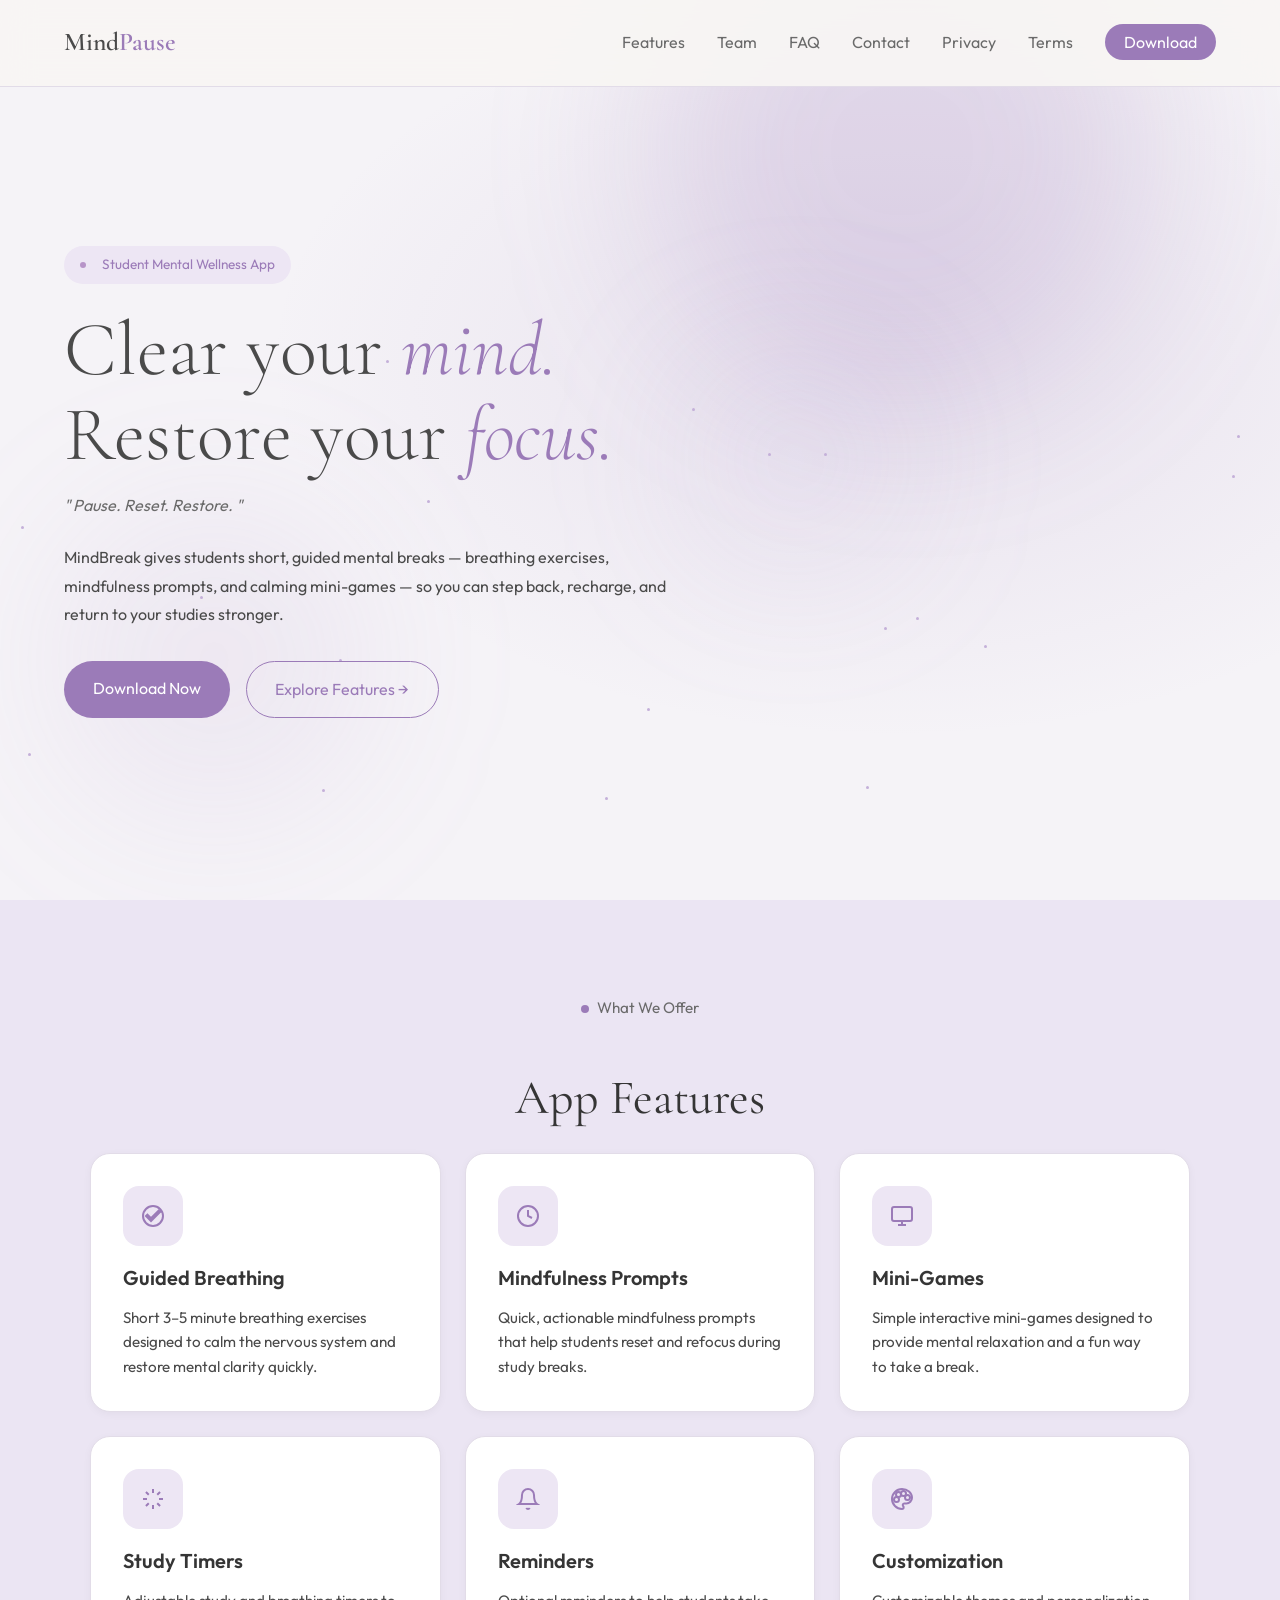
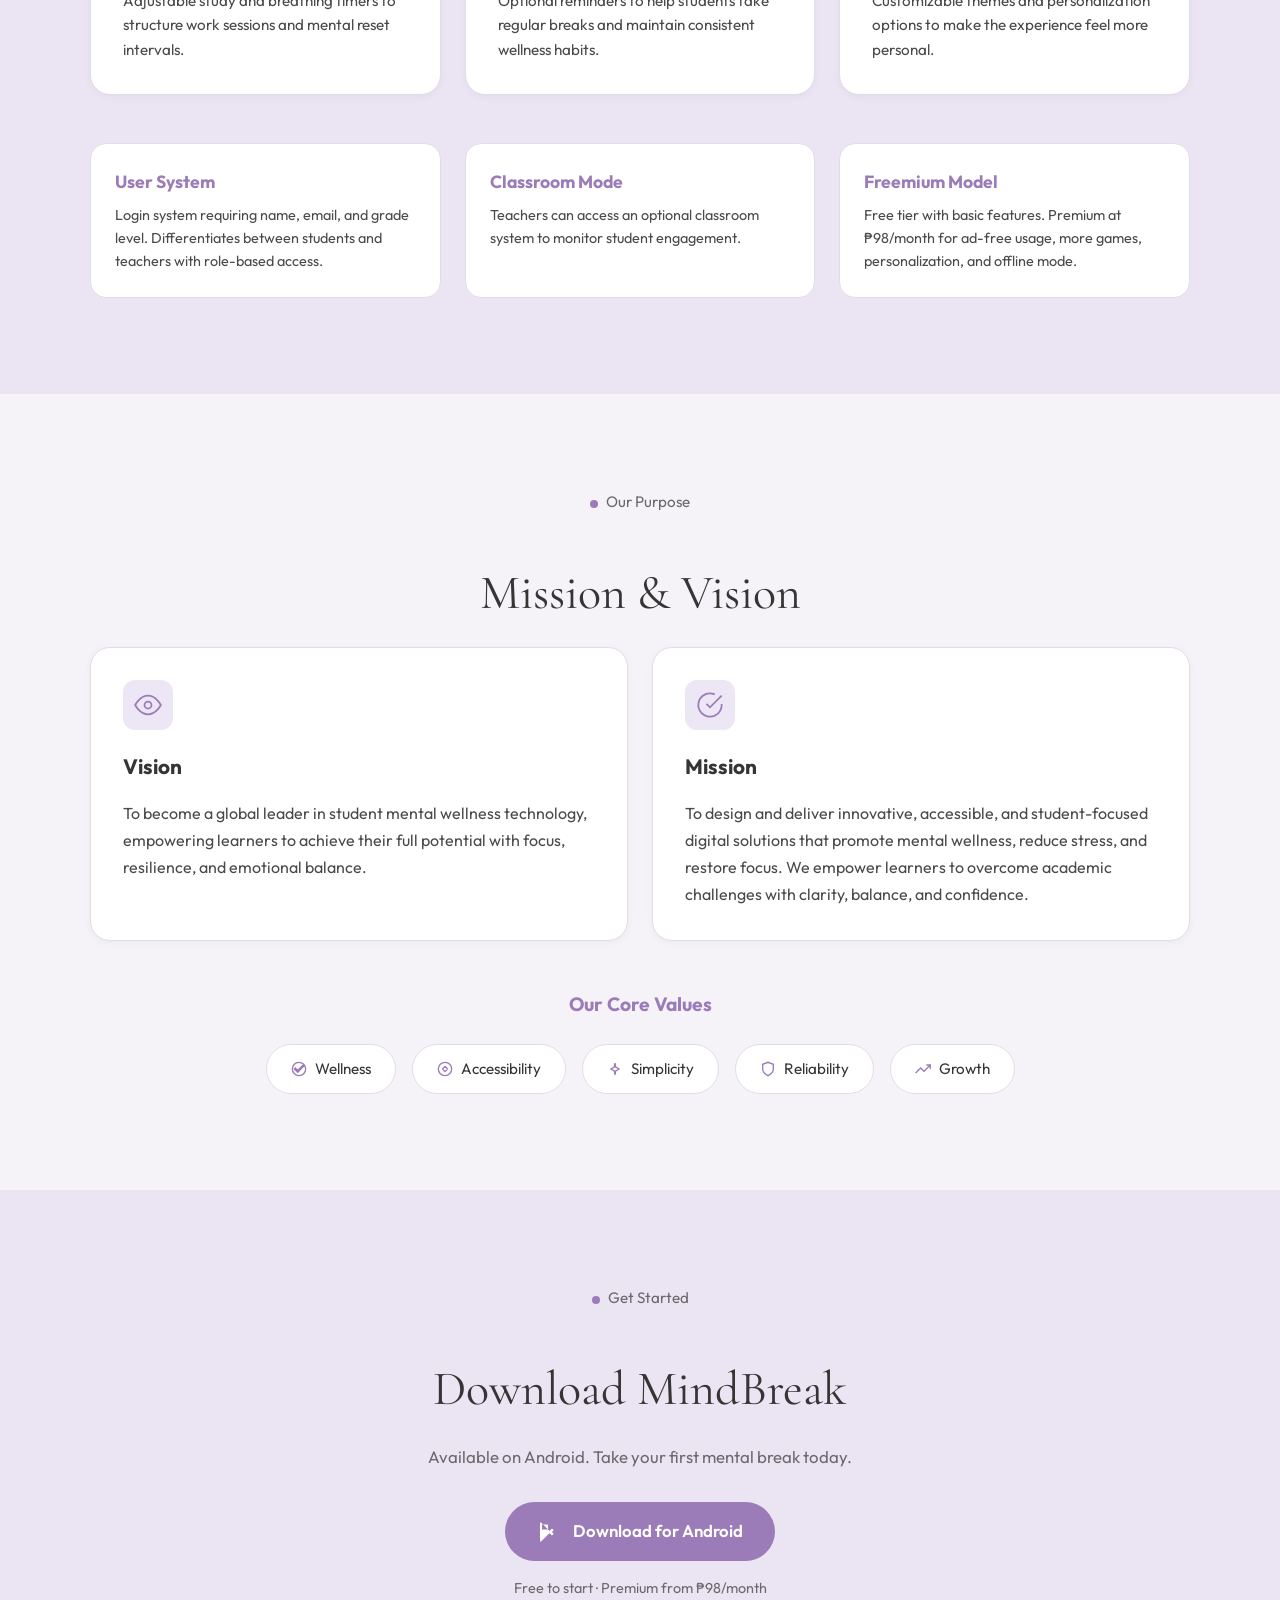
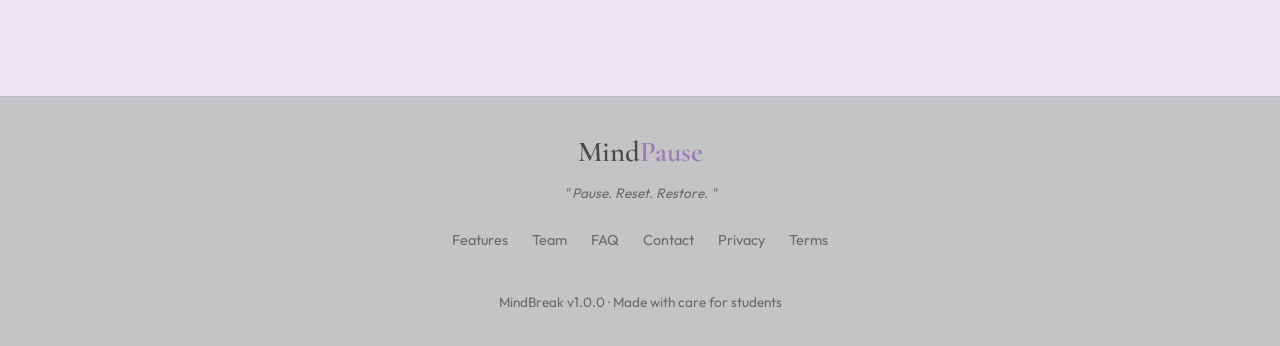
<file: index.html>
<!DOCTYPE html>
<html lang="en">
<head>
  <meta charset="UTF-8">
  <meta name="viewport" content="width=device-width, initial-scale=1.0">
  <title>MindPause - Pause. Reset. Restore.</title>
  <link rel="preconnect" href="https://fonts.googleapis.com">
  <link href="https://fonts.googleapis.com/css2?family=Cormorant+Garamond:ital,wght@0,300;0,400;0,600;1,300;1,400&family=Outfit:wght@300;400;500;600&display=swap" rel="stylesheet">
  <link rel="stylesheet" href="style.css">
</head>
<body>

<nav>
  <a href="#" class="nav-logo">Mind<span>Pause</span></a>
  <button class="nav-mobile-toggle" id="navToggle">
    <span></span><span></span><span></span>
  </button>
  <ul class="nav-links" id="navLinks">
    <li><a href="#features">Features</a></li>
    <li><a href="team.html">Team</a></li>
    <li><a href="faq.html">FAQ</a></li>
    <li><a href="contact.html">Contact</a></li>
    <li><a href="privacy.html">Privacy</a></li>
    <li><a href="terms.html">Terms</a></li>
    <li><a href="#download" class="nav-cta">Download</a></li>
  </ul>
</nav>

<!-- HERO -->
<section class="hero" id="home">
  <div class="hero-bg"></div>
  <div class="blob blob-1"></div>
  <div class="blob blob-2"></div>
  <div class="blob blob-3"></div>
  <div class="particles" id="particles"></div>

  <div class="hero-content">
    <div class="hero-eyebrow">
      <span class="dot"></span>
      Student Mental Wellness App
    </div>

    <h1>Clear your <em>mind.</em><br>Restore your <em>focus.</em></h1>

    <p class="tagline">" Pause. Reset. Restore. "</p>

    <p class="hero-desc">
      MindBreak gives students short, guided mental breaks —
      breathing exercises, mindfulness prompts, and calming mini-games —
      so you can step back, recharge, and return to your studies stronger.
    </p>

    <div class="download-group">
      <a href="#download" class="btn-primary">
        Download Now
      </a>
      <a href="#features" class="btn-secondary">
        Explore Features →
      </a>
    </div>
  </div>
</section>

<!-- FEATURES -->
<section class="section-features" id="features">
  <div class="section-inner">
    <div class="section-eyebrow"><span class="dot"></span>What We Offer</div>
    <h2 class="section-title">App Features</h2>

    <div class="features-grid">
      <div class="feature-card">
        <div class="feature-icon">
          <svg width="24" height="24" viewBox="0 0 24 24" fill="none" stroke="currentColor" stroke-width="2"><path d="M12 2C6.48 2 2 6.48 2 12s4.48 10 10 10 10-4.48 10-10S17.52 2 12 2zm-2 15l-5-5 1.41-1.41L10 14.17l7.59-7.59L19 8l-9 9z"/></svg>
        </div>
        <h3>Guided Breathing</h3>
        <p>Short 3–5 minute breathing exercises designed to calm the nervous system and restore mental clarity quickly.</p>
      </div>
      <div class="feature-card">
        <div class="feature-icon">
          <svg width="24" height="24" viewBox="0 0 24 24" fill="none" stroke="currentColor" stroke-width="2"><circle cx="12" cy="12" r="10"/><path d="M12 6v6l4 2"/></svg>
        </div>
        <h3>Mindfulness Prompts</h3>
        <p>Quick, actionable mindfulness prompts that help students reset and refocus during study breaks.</p>
      </div>
      <div class="feature-card">
        <div class="feature-icon">
          <svg width="24" height="24" viewBox="0 0 24 24" fill="none" stroke="currentColor" stroke-width="2"><rect x="2" y="3" width="20" height="14" rx="2"/><path d="M8 21h8M12 17v4"/></svg>
        </div>
        <h3>Mini-Games</h3>
        <p>Simple interactive mini-games designed to provide mental relaxation and a fun way to take a break.</p>
      </div>
      <div class="feature-card">
        <div class="feature-icon">
          <svg width="24" height="24" viewBox="0 0 24 24" fill="none" stroke="currentColor" stroke-width="2"><path d="M12 2v4M12 18v4M4.93 4.93l2.83 2.83M16.24 16.24l2.83 2.83M2 12h4M18 12h4M4.93 19.07l2.83-2.83M16.24 7.76l2.83-2.83"/></svg>
        </div>
        <h3>Study Timers</h3>
        <p>Adjustable study and breathing timers to structure work sessions and mental reset intervals.</p>
      </div>
      <div class="feature-card">
        <div class="feature-icon">
          <svg width="24" height="24" viewBox="0 0 24 24" fill="none" stroke="currentColor" stroke-width="2"><path d="M18 8A6 6 0 0 0 6 8c0 7-3 9-3 9h18s-3-2-3-9M13.73 21a2 2 0 0 1-3.46 0"/></svg>
        </div>
        <h3>Reminders</h3>
        <p>Optional reminders to help students take regular breaks and maintain consistent wellness habits.</p>
      </div>
      <div class="feature-card">
        <div class="feature-icon">
          <svg width="24" height="24" viewBox="0 0 24 24" fill="none" stroke="currentColor" stroke-width="2"><circle cx="13.5" cy="6.5" r="2.5"/><circle cx="17.5" cy="10.5" r="2.5"/><circle cx="8.5" cy="7.5" r="2.5"/><circle cx="6.5" cy="12.5" r="2.5"/><path d="M12 2C6.5 2 2 6.5 2 12s4.5 10 10 10c.926 0 1.648-.746 1.648-1.688 0-.437-.18-.835-.437-1.125-.29-.289-.438-.652-.438-1.125a1.64 1.64 0 0 1 1.668-1.668h1.996c3.051 0 5.555-2.503 5.555-5.555C21.965 6.013 17.461 2 12 2z"/></svg>
        </div>
        <h3>Customization</h3>
        <p>Customizable themes and personalization options to make the experience feel more personal.</p>
      </div>
    </div>

    <div class="feature-highlights">
      <div class="fh-card">
        <h4>User System</h4>
        <p>Login system requiring name, email, and grade level. Differentiates between students and teachers with role-based access.</p>
      </div>
      <div class="fh-card">
        <h4>Classroom Mode</h4>
        <p>Teachers can access an optional classroom system to monitor student engagement.</p>
      </div>
      <div class="fh-card">
        <h4>Freemium Model</h4>
        <p>Free tier with basic features. Premium at ₱98/month for ad-free usage, more games, personalization, and offline mode.</p>
      </div>
    </div>
  </div>
</section>

<!-- MISSION & VISION -->
<section class="section-mv">
  <div class="section-inner">
    <div class="section-eyebrow"><span class="dot"></span>Our Purpose</div>
    <h2 class="section-title">Mission & Vision</h2>

    <div class="vm-grid">
      <div class="vm-card">
        <div class="vm-icon">
          <svg width="28" height="28" fill="none" stroke="currentColor" stroke-width="1.5" viewBox="0 0 24 24"><path d="M1 12s4-8 11-8 11 8 11 8-4 8-11 8-11-8-11-8z"/><circle cx="12" cy="12" r="3"/></svg>
        </div>
        <h3>Vision</h3>
        <p>To become a global leader in student mental wellness technology, empowering learners to achieve their full potential with focus, resilience, and emotional balance.</p>
      </div>
      <div class="vm-card">
        <div class="vm-icon">
          <svg width="28" height="28" fill="none" stroke="currentColor" stroke-width="1.5" viewBox="0 0 24 24"><path d="M22 11.08V12a10 10 0 1 1-5.93-9.14"/><polyline points="22 4 12 14.01 9 11.01"/></svg>
        </div>
        <h3>Mission</h3>
        <p>To design and deliver innovative, accessible, and student-focused digital solutions that promote mental wellness, reduce stress, and restore focus. We empower learners to overcome academic challenges with clarity, balance, and confidence.</p>
      </div>
    </div>

    <div class="values-section">
      <h3>Our Core Values</h3>
      <div class="values-list">
        <div class="value-item">
          <svg width="16" height="16" viewBox="0 0 24 24" fill="none" stroke="currentColor" stroke-width="2"><path d="M12 2C6.48 2 2 6.48 2 12s4.48 10 10 10 10-4.48 10-10S17.52 2 12 2zm-2 15l-5-5 1.41-1.41L10 14.17l7.59-7.59L19 8l-9 9z"/></svg>
          Wellness
        </div>
        <div class="value-item">
          <svg width="16" height="16" viewBox="0 0 24 24" fill="none" stroke="currentColor" stroke-width="2"><circle cx="12" cy="12" r="10"/><path d="M16 12l-4-4-4 4M8 12l4 4 4-4"/></svg>
          Accessibility
        </div>
        <div class="value-item">
          <svg width="16" height="16" viewBox="0 0 24 24" fill="none" stroke="currentColor" stroke-width="2"><path d="M12 3l1.09 6.26L18 12l-4.91 2.74L12 21l-1.09-6.26L6 12l4.91-2.74z"/></svg>
          Simplicity
        </div>
        <div class="value-item">
          <svg width="16" height="16" viewBox="0 0 24 24" fill="none" stroke="currentColor" stroke-width="2"><path d="M12 22s8-4 8-10V5l-8-3-8 3v7c0 6 8 10 8 10z"/></svg>
          Reliability
        </div>
        <div class="value-item">
          <svg width="16" height="16" viewBox="0 0 24 24" fill="none" stroke="currentColor" stroke-width="2"><path d="M23 6l-9.5 9.5-5-5L1 18"/><path d="M17 6h6v6"/></svg>
          Growth
        </div>
      </div>
    </div>
  </div>
</section>

<!-- DOWNLOAD -->
<section class="section-download" id="download">
  <div class="section-inner">
    <div class="section-eyebrow"><span class="dot"></span>Get Started</div>
    <h2 class="section-title">Download MindBreak</h2>
    <p class="section-desc">Available on Android. Take your first mental break today.</p>

    <div class="download-options">
      <a href="https://drive.google.com/file/d/1VdTTOweRTFuYJlkDj-WcgMPmrLnXEFXg/view?usp=sharing" class="download-btn" target="_blank" rel="noopener">
        <svg width="24" height="24" viewBox="0 0 24 24" fill="currentColor"><path d="M3,20.5V3.5C3,2.91 3.34,2.39 3.84,2.15L13.69,12L3.84,21.85C3.34,21.6 3,21.09 3,20.5M16.71,13.71L14.97,15.46L11.5,12L14.97,8.54L16.71,10.29L14.93,12L16.71,13.71M5,4.5V9.5H11V4.5H5Z"/></svg>
        Download for Android
      </a>
      <p class="download-free">Free to start · Premium from ₱98/month</p>
    </div>
  </div>
</section>

<!-- FOOTER -->
<footer class="site-footer">
  <div class="footer-content">
    <div class="footer-brand">Mind<span>Pause</span></div>
    <p class="footer-tagline">" Pause. Reset. Restore. "</p>
    <div class="footer-links">
      <a href="#features">Features</a>
      <a href="team.html">Team</a>
      <a href="faq.html">FAQ</a>
      <a href="contact.html">Contact</a>
      <a href="privacy.html">Privacy</a>
      <a href="terms.html">Terms</a>
    </div>
    <p class="footer-copy">MindBreak v1.0.0 · Made with care for students</p>
  </div>
</footer>

<script src="script.js"></script>
</body>
</html>
</file>
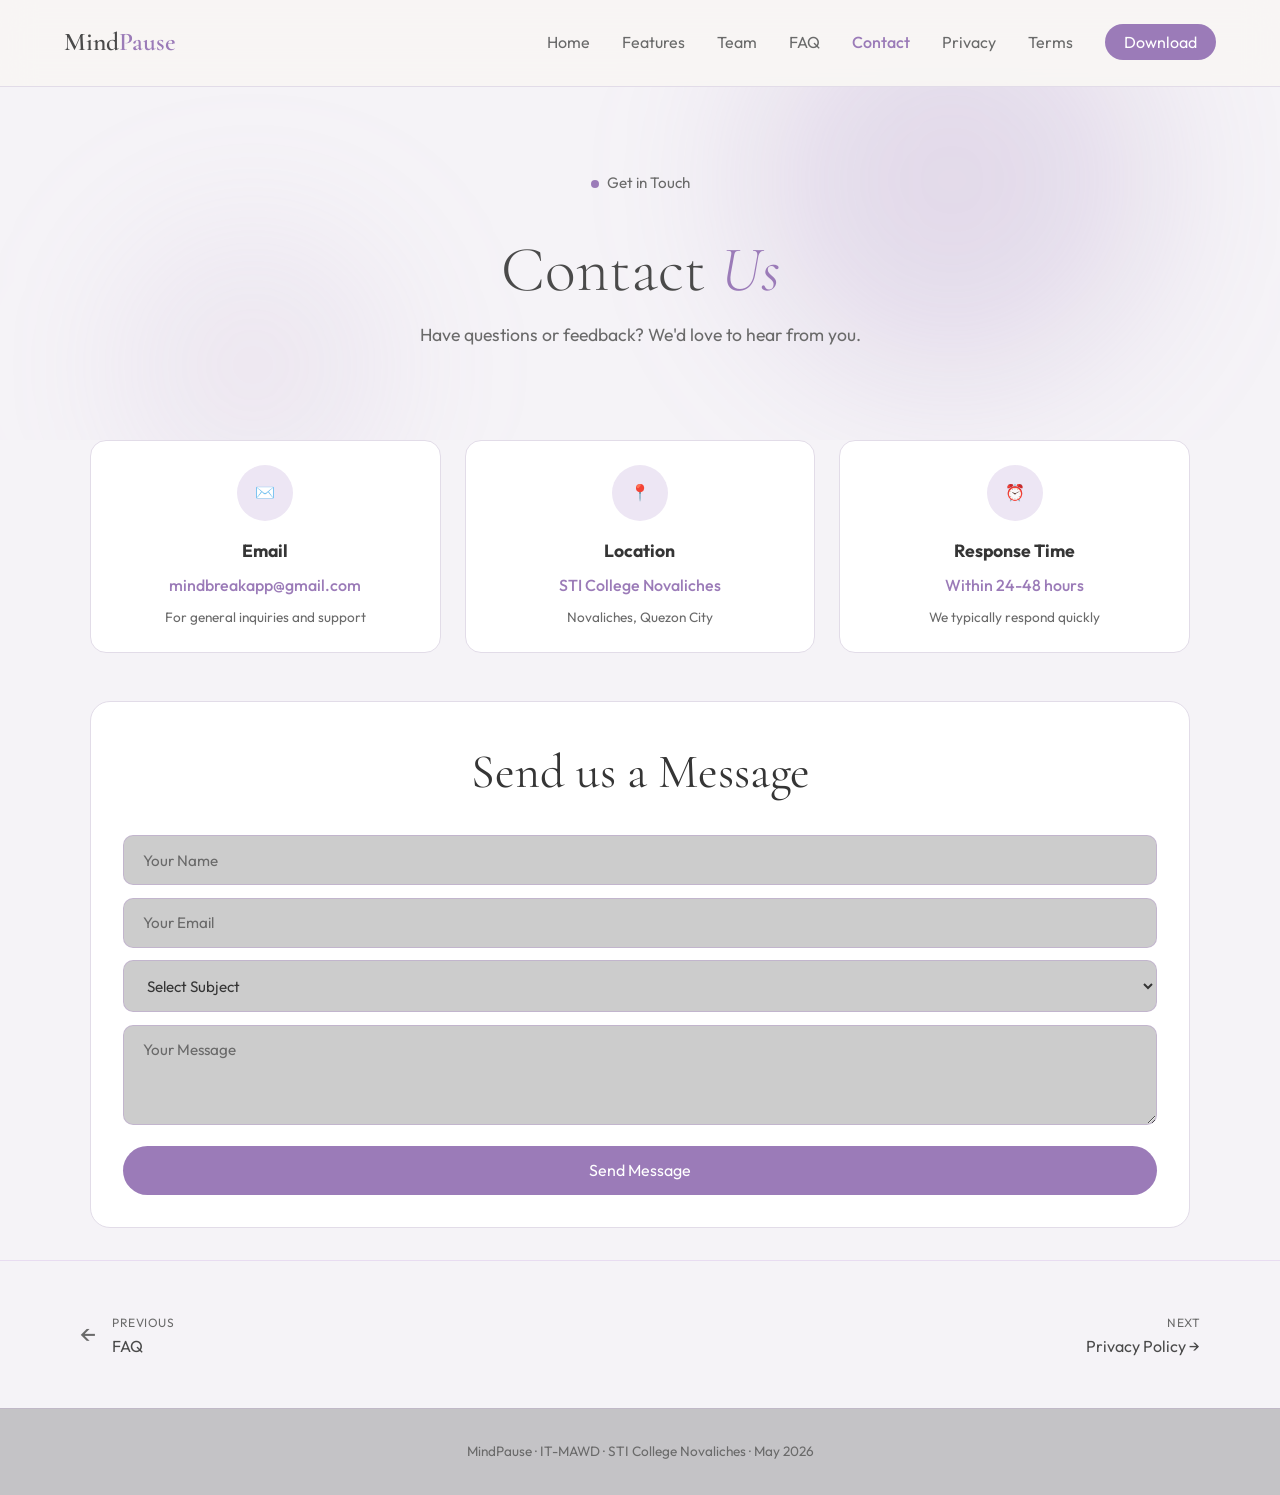
<file: contact.html>
<!DOCTYPE html>
<html lang="en">
<head>
  <meta charset="UTF-8">
  <meta name="viewport" content="width=device-width, initial-scale=1.0">
  <title>Contact - MindPause</title>
  <link rel="preconnect" href="https://fonts.googleapis.com">
  <link href="https://fonts.googleapis.com/css2?family=Cormorant+Garamond:ital,wght@0,300;0,400;0,600;1,300;1,400&family=Outfit:wght@300;400;500;600&display=swap" rel="stylesheet">
  <link rel="stylesheet" href="style.css">
</head>
<body>

<nav>
  <a href="index.html" class="nav-logo">Mind<span>Pause</span></a>
  <button class="nav-mobile-toggle" id="navToggle"><span></span><span></span><span></span></button>
  <ul class="nav-links" id="navLinks">
    <li><a href="index.html">Home</a></li>
    <li><a href="index.html#features">Features</a></li>
    <li><a href="team.html">Team</a></li>
    <li><a href="faq.html">FAQ</a></li>
    <li><a href="contact.html" class="active">Contact</a></li>
    <li><a href="privacy.html">Privacy</a></li>
    <li><a href="terms.html">Terms</a></li>
    <li><a href="index.html#download" class="nav-cta">Download</a></li>
  </ul>
</nav>

<div class="page-content">

<section class="page-header">
  <div class="blob blob-1"></div>
  <div class="blob blob-2"></div>
  <div class="particles" id="particles2"></div>
  <div class="page-header-content">
    <div class="section-eyebrow"><span class="dot"></span>Get in Touch</div>
    <h1>Contact <em>Us</em></h1>
    <p class="page-header-desc">Have questions or feedback? We'd love to hear from you.</p>
  </div>
</section>

<section class="section-inner">
  <div class="contact-page-grid">
    <div class="contact-card">
      <div class="contact-icon">✉️</div>
      <h3>Email</h3>
      <p>mindbreakapp@gmail.com</p>
      <p class="contact-desc">For general inquiries and support</p>
    </div>
    <div class="contact-card">
      <div class="contact-icon">📍</div>
      <h3>Location</h3>
      <p>STI College Novaliches</p>
      <p class="contact-desc">Novaliches, Quezon City</p>
    </div>
    <div class="contact-card">
      <div class="contact-icon">⏰</div>
      <h3>Response Time</h3>
      <p>Within 24-48 hours</p>
      <p class="contact-desc">We typically respond quickly</p>
    </div>
  </div>

  <div class="contact-form-section">
    <h2 class="section-title">Send us a Message</h2>
    <form class="contact-form" id="contactForm">
      <input type="text" name="name" placeholder="Your Name" required>
      <input type="email" name="email" placeholder="Your Email" required>
      <select name="subject" required>
        <option value="">Select Subject</option>
        <option value="support">General Support</option>
        <option value="feedback">Feedback</option>
        <option value="partnership">Partnership Inquiry</option>
        <option value="other">Other</option>
      </select>
      <textarea name="message" placeholder="Your Message" required></textarea>
      <button type="submit" class="btn-primary">Send Message</button>
    </form>
  </div>
</section>

<section class="page-nav-bottom">
  <a href="faq.html" class="pnb-link pnb-prev"><span>←</span><div><small>Previous</small><div>FAQ</div></div></a>
  <a href="privacy.html" class="pnb-link pnb-next"><div><small>Next</small><div>Privacy Policy →</div></div></a>
</section>

</div>

<footer class="site-footer">
  <p>MindPause · IT-MAWD · STI College Novaliches · May 2026</p>
</footer>

<script src="script.js"></script>
</body>
</html>
</file>
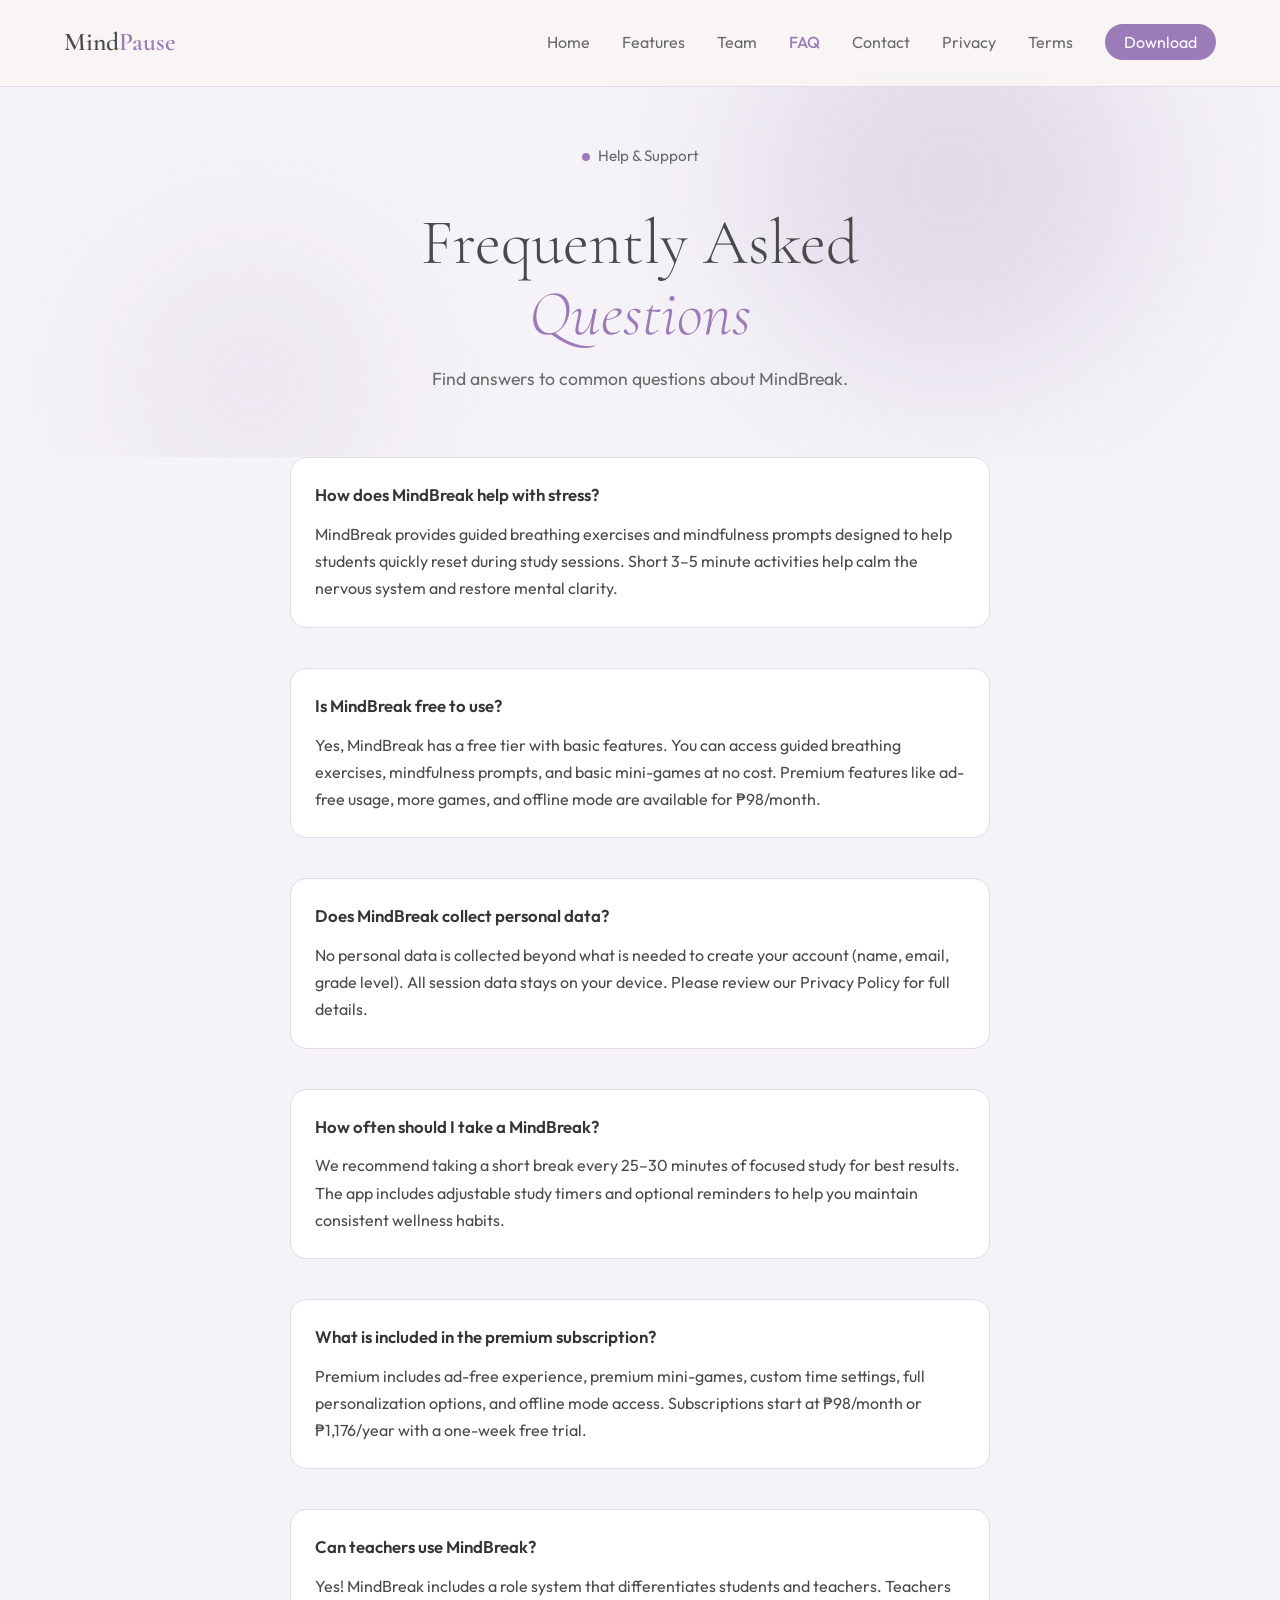
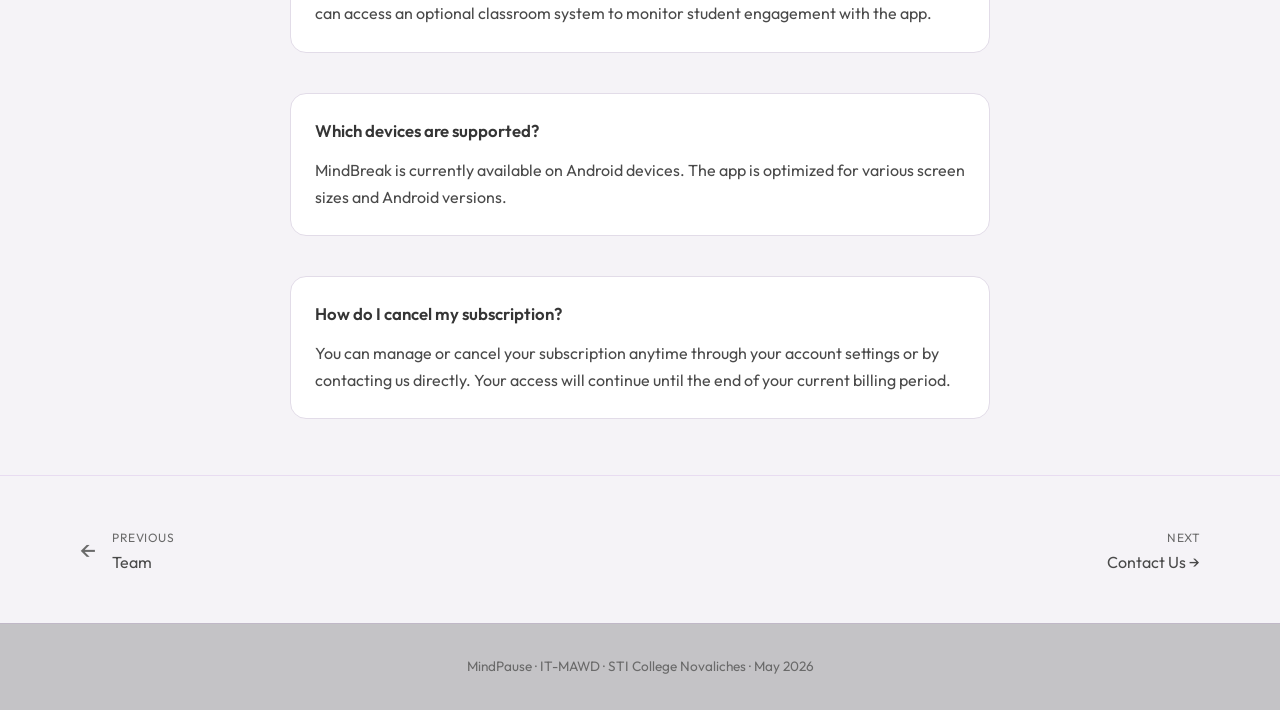
<file: faq.html>
<!DOCTYPE html>
<html lang="en">
<head>
  <meta charset="UTF-8">
  <meta name="viewport" content="width=device-width, initial-scale=1.0">
  <title>FAQ - MindPause</title>
  <link rel="preconnect" href="https://fonts.googleapis.com">
  <link href="https://fonts.googleapis.com/css2?family=Cormorant+Garamond:ital,wght@0,300;0,400;0,600;1,300;1,400&family=Outfit:wght@300;400;500;600&display=swap" rel="stylesheet">
  <link rel="stylesheet" href="style.css">
</head>
<body>

<nav>
  <a href="index.html" class="nav-logo">Mind<span>Pause</span></a>
  <button class="nav-mobile-toggle" id="navToggle"><span></span><span></span><span></span></button>
  <ul class="nav-links" id="navLinks">
    <li><a href="index.html">Home</a></li>
    <li><a href="index.html#features">Features</a></li>
    <li><a href="team.html">Team</a></li>
    <li><a href="faq.html" class="active">FAQ</a></li>
    <li><a href="contact.html">Contact</a></li>
    <li><a href="privacy.html">Privacy</a></li>
    <li><a href="terms.html">Terms</a></li>
    <li><a href="index.html#download" class="nav-cta">Download</a></li>
  </ul>
</nav>

<div class="page-content">

<section class="page-header">
  <div class="blob blob-1"></div>
  <div class="blob blob-2"></div>
  <div class="particles" id="particles2"></div>
  <div class="page-header-content">
    <div class="section-eyebrow"><span class="dot"></span>Help & Support</div>
    <h1>Frequently Asked <em>Questions</em></h1>
    <p class="page-header-desc">Find answers to common questions about MindBreak.</p>
  </div>
</section>

<section class="section-inner" style="max-width:700px;">
  <div class="faq-list">
    <div class="faq-item">
      <div class="faq-q">How does MindBreak help with stress?</div>
      <div class="faq-a">MindBreak provides guided breathing exercises and mindfulness prompts designed to help students quickly reset during study sessions. Short 3–5 minute activities help calm the nervous system and restore mental clarity.</div>
    </div>
    <div class="faq-item">
      <div class="faq-q">Is MindBreak free to use?</div>
      <div class="faq-a">Yes, MindBreak has a free tier with basic features. You can access guided breathing exercises, mindfulness prompts, and basic mini-games at no cost. Premium features like ad-free usage, more games, and offline mode are available for ₱98/month.</div>
    </div>
    <div class="faq-item">
      <div class="faq-q">Does MindBreak collect personal data?</div>
      <div class="faq-a">No personal data is collected beyond what is needed to create your account (name, email, grade level). All session data stays on your device. Please review our Privacy Policy for full details.</div>
    </div>
    <div class="faq-item">
      <div class="faq-q">How often should I take a MindBreak?</div>
      <div class="faq-a">We recommend taking a short break every 25–30 minutes of focused study for best results. The app includes adjustable study timers and optional reminders to help you maintain consistent wellness habits.</div>
    </div>
    <div class="faq-item">
      <div class="faq-q">What is included in the premium subscription?</div>
      <div class="faq-a">Premium includes ad-free experience, premium mini-games, custom time settings, full personalization options, and offline mode access. Subscriptions start at ₱98/month or ₱1,176/year with a one-week free trial.</div>
    </div>
    <div class="faq-item">
      <div class="faq-q">Can teachers use MindBreak?</div>
      <div class="faq-a">Yes! MindBreak includes a role system that differentiates students and teachers. Teachers can access an optional classroom system to monitor student engagement with the app.</div>
    </div>
    <div class="faq-item">
      <div class="faq-q">Which devices are supported?</div>
      <div class="faq-a">MindBreak is currently available on Android devices. The app is optimized for various screen sizes and Android versions.</div>
    </div>
    <div class="faq-item">
      <div class="faq-q">How do I cancel my subscription?</div>
      <div class="faq-a">You can manage or cancel your subscription anytime through your account settings or by contacting us directly. Your access will continue until the end of your current billing period.</div>
    </div>
  </div>
</section>

<section class="page-nav-bottom">
  <a href="team.html" class="pnb-link pnb-prev"><span>←</span><div><small>Previous</small><div>Team</div></div></a>
  <a href="contact.html" class="pnb-link pnb-next"><div><small>Next</small><div>Contact Us →</div></div></a>
</section>

</div>

<footer class="site-footer">
  <p>MindPause · IT-MAWD · STI College Novaliches · May 2026</p>
</footer>

<script src="script.js"></script>
</body>
</html>
</file>
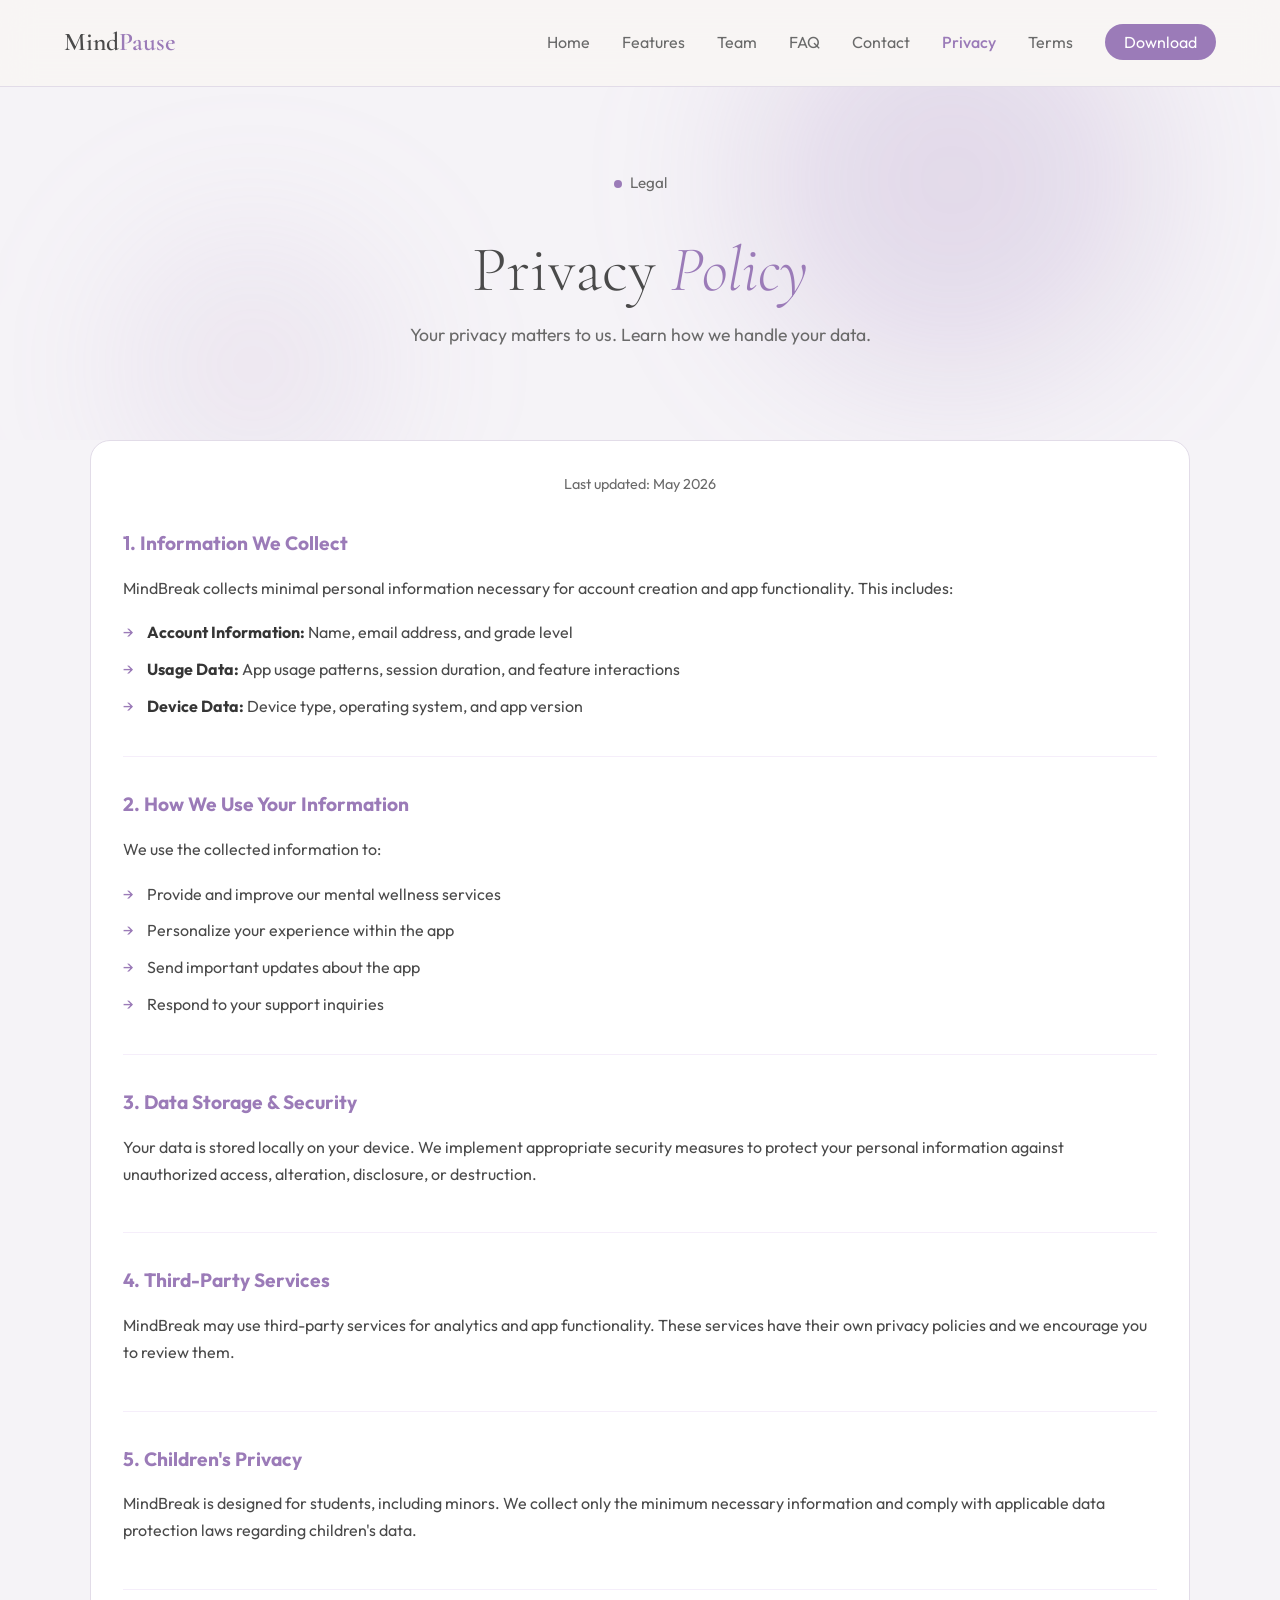
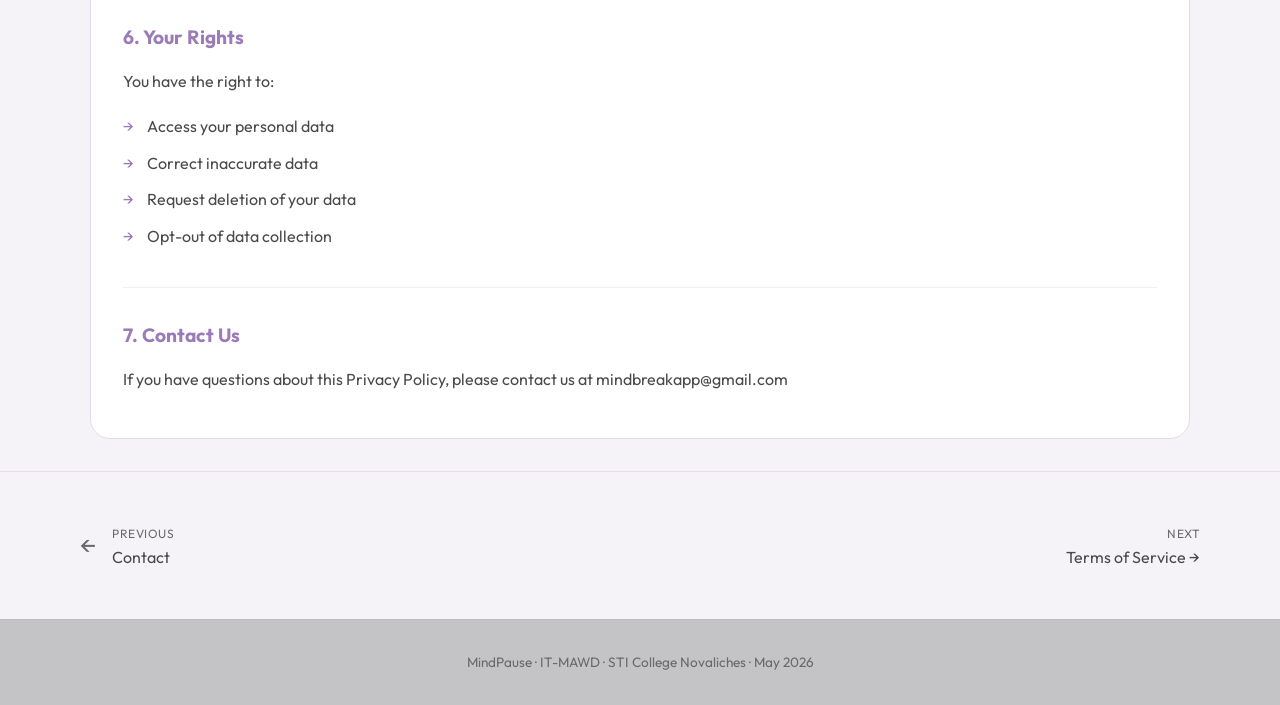
<file: privacy.html>
<!DOCTYPE html>
<html lang="en">
<head>
  <meta charset="UTF-8">
  <meta name="viewport" content="width=device-width, initial-scale=1.0">
  <title>Privacy Policy - MindPause</title>
  <link rel="preconnect" href="https://fonts.googleapis.com">
  <link href="https://fonts.googleapis.com/css2?family=Cormorant+Garamond:ital,wght@0,300;0,400;0,600;1,300;1,400&family=Outfit:wght@300;400;500;600&display=swap" rel="stylesheet">
  <link rel="stylesheet" href="style.css">
</head>
<body>

<nav>
  <a href="index.html" class="nav-logo">Mind<span>Pause</span></a>
  <button class="nav-mobile-toggle" id="navToggle"><span></span><span></span><span></span></button>
  <ul class="nav-links" id="navLinks">
    <li><a href="index.html">Home</a></li>
    <li><a href="index.html#features">Features</a></li>
    <li><a href="team.html">Team</a></li>
    <li><a href="faq.html">FAQ</a></li>
    <li><a href="contact.html">Contact</a></li>
    <li><a href="privacy.html" class="active">Privacy</a></li>
    <li><a href="terms.html">Terms</a></li>
    <li><a href="index.html#download" class="nav-cta">Download</a></li>
  </ul>
</nav>

<div class="page-content">

<section class="page-header">
  <div class="blob blob-1"></div>
  <div class="blob blob-2"></div>
  <div class="particles" id="particles2"></div>
  <div class="page-header-content">
    <div class="section-eyebrow"><span class="dot"></span>Legal</div>
    <h1>Privacy <em>Policy</em></h1>
    <p class="page-header-desc">Your privacy matters to us. Learn how we handle your data.</p>
  </div>
</section>

<section class="section-inner">
  <div class="legal-content">
    <p class="legal-updated">Last updated: May 2026</p>

    <div class="legal-section">
      <h2>1. Information We Collect</h2>
      <p>MindBreak collects minimal personal information necessary for account creation and app functionality. This includes:</p>
      <ul>
        <li><strong>Account Information:</strong> Name, email address, and grade level</li>
        <li><strong>Usage Data:</strong> App usage patterns, session duration, and feature interactions</li>
        <li><strong>Device Data:</strong> Device type, operating system, and app version</li>
      </ul>
    </div>

    <div class="legal-section">
      <h2>2. How We Use Your Information</h2>
      <p>We use the collected information to:</p>
      <ul>
        <li>Provide and improve our mental wellness services</li>
        <li>Personalize your experience within the app</li>
        <li>Send important updates about the app</li>
        <li>Respond to your support inquiries</li>
      </ul>
    </div>

    <div class="legal-section">
      <h2>3. Data Storage & Security</h2>
      <p>Your data is stored locally on your device. We implement appropriate security measures to protect your personal information against unauthorized access, alteration, disclosure, or destruction.</p>
    </div>

    <div class="legal-section">
      <h2>4. Third-Party Services</h2>
      <p>MindBreak may use third-party services for analytics and app functionality. These services have their own privacy policies and we encourage you to review them.</p>
    </div>

    <div class="legal-section">
      <h2>5. Children's Privacy</h2>
      <p>MindBreak is designed for students, including minors. We collect only the minimum necessary information and comply with applicable data protection laws regarding children's data.</p>
    </div>

    <div class="legal-section">
      <h2>6. Your Rights</h2>
      <p>You have the right to:</p>
      <ul>
        <li>Access your personal data</li>
        <li>Correct inaccurate data</li>
        <li>Request deletion of your data</li>
        <li>Opt-out of data collection</li>
      </ul>
    </div>

    <div class="legal-section">
      <h2>7. Contact Us</h2>
      <p>If you have questions about this Privacy Policy, please contact us at mindbreakapp@gmail.com</p>
    </div>
  </div>
</section>

<section class="page-nav-bottom">
  <a href="contact.html" class="pnb-link pnb-prev"><span>←</span><div><small>Previous</small><div>Contact</div></div></a>
  <a href="terms.html" class="pnb-link pnb-next"><div><small>Next</small><div>Terms of Service →</div></div></a>
</section>

</div>

<footer class="site-footer">
  <p>MindPause · IT-MAWD · STI College Novaliches · May 2026</p>
</footer>

<script src="script.js"></script>
</body>
</html>
</file>
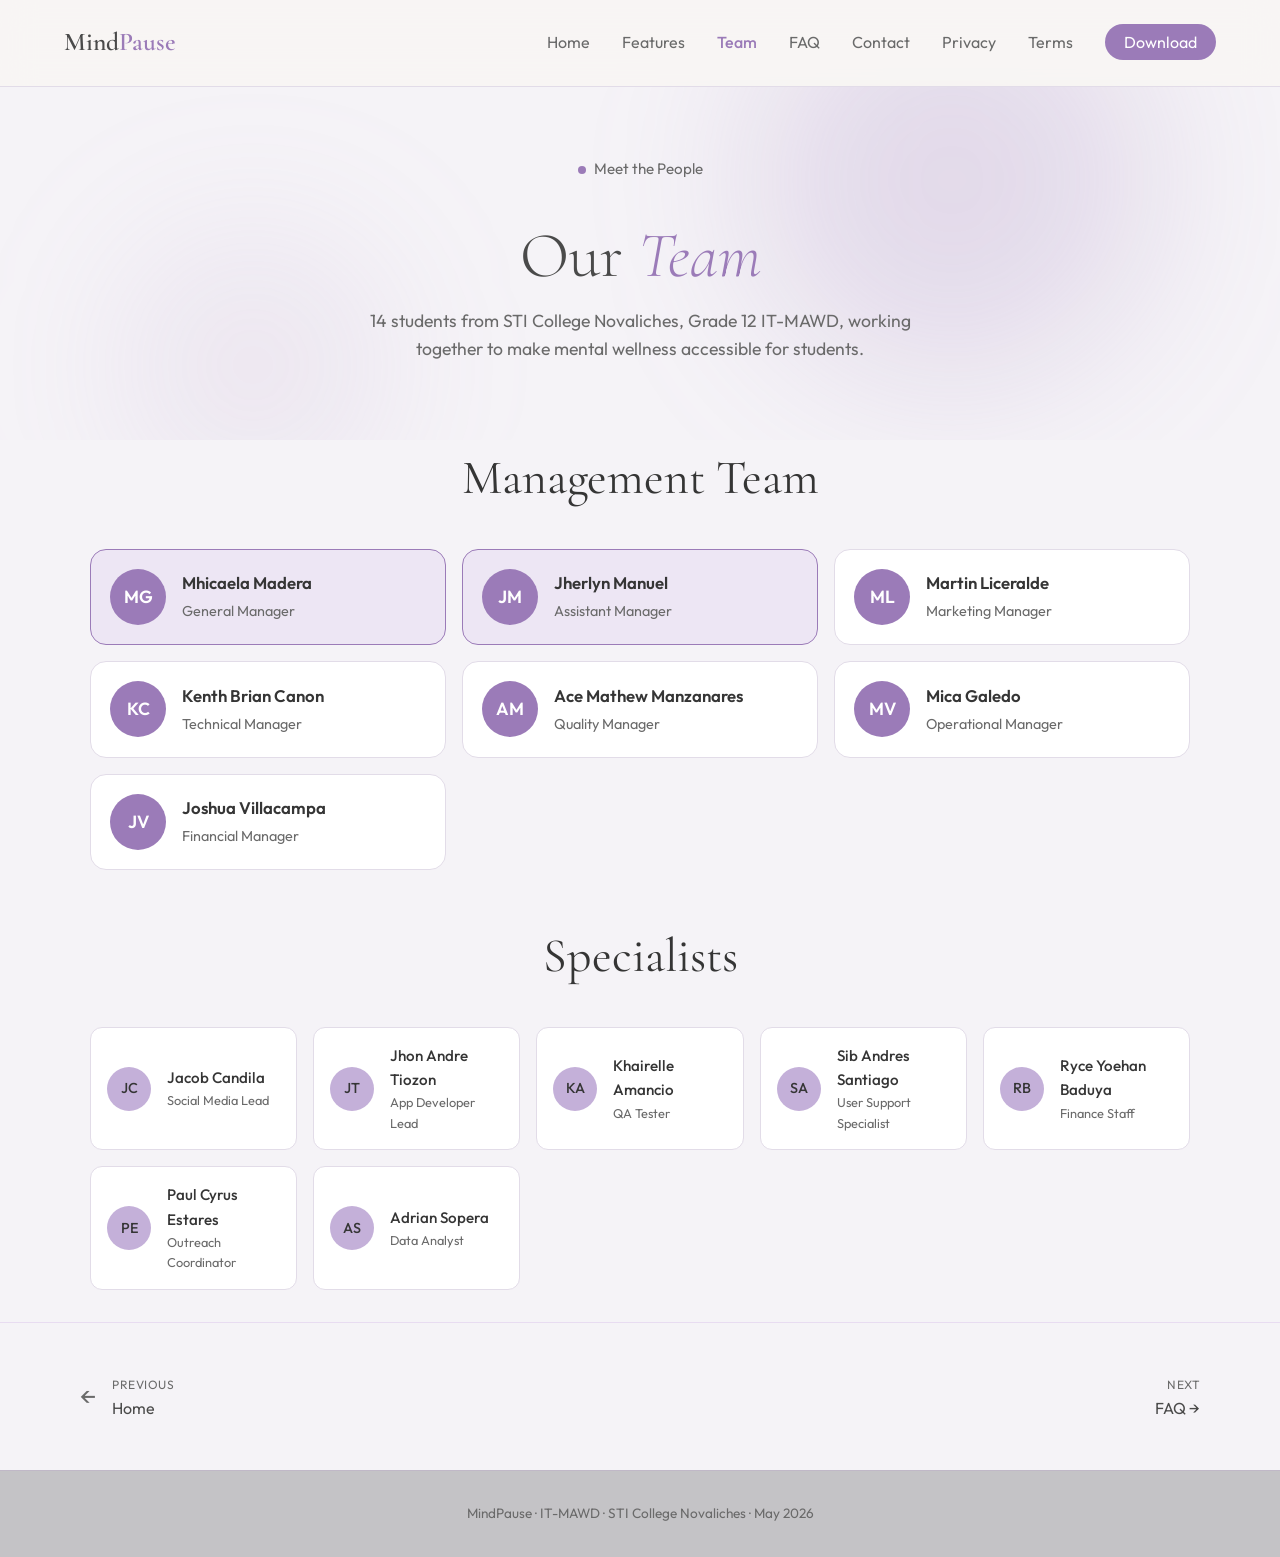
<file: team.html>
<!DOCTYPE html>
<html lang="en">
<head>
  <meta charset="UTF-8">
  <meta name="viewport" content="width=device-width, initial-scale=1.0">
  <title>Team - MindPause</title>
  <link rel="preconnect" href="https://fonts.googleapis.com">
  <link href="https://fonts.googleapis.com/css2?family=Cormorant+Garamond:ital,wght@0,300;0,400;0,600;1,300;1,400&family=Outfit:wght@300;400;500;600&display=swap" rel="stylesheet">
  <link rel="stylesheet" href="style.css">
</head>
<body>

<nav>
  <a href="index.html" class="nav-logo">Mind<span>Pause</span></a>
  <button class="nav-mobile-toggle" id="navToggle"><span></span><span></span><span></span></button>
  <ul class="nav-links" id="navLinks">
    <li><a href="index.html">Home</a></li>
    <li><a href="index.html#features">Features</a></li>
    <li><a href="team.html" class="active">Team</a></li>
    <li><a href="faq.html">FAQ</a></li>
    <li><a href="contact.html">Contact</a></li>
    <li><a href="privacy.html">Privacy</a></li>
    <li><a href="terms.html">Terms</a></li>
    <li><a href="index.html#download" class="nav-cta">Download</a></li>
  </ul>
</nav>

<div class="page-content">

<section class="page-header">
  <div class="blob blob-1"></div>
  <div class="blob blob-2"></div>
  <div class="particles" id="particles2"></div>
  <div class="page-header-content">
    <div class="section-eyebrow"><span class="dot"></span>Meet the People</div>
    <h1>Our <em>Team</em></h1>
    <p class="page-header-desc">14 students from STI College Novaliches, Grade 12 IT-MAWD, working together to make mental wellness accessible for students.</p>
  </div>
</section>

<section class="section-inner">
  <h2 class="section-title" style="text-align:center;">Management Team</h2>

  <div class="managers-grid">
    <div class="manager-card manager-head">
      <div class="manager-avatar">MG</div>
      <div class="manager-info">
        <div class="manager-name">Mhicaela Madera</div>
        <div class="manager-role">General Manager</div>
      </div>
    </div>
    <div class="manager-card manager-head">
      <div class="manager-avatar">JM</div>
      <div class="manager-info">
        <div class="manager-name">Jherlyn Manuel</div>
        <div class="manager-role">Assistant Manager</div>
      </div>
    </div>
    <div class="manager-card">
      <div class="manager-avatar">ML</div>
      <div class="manager-info">
        <div class="manager-name">Martin Liceralde</div>
        <div class="manager-role">Marketing Manager</div>
      </div>
    </div>
    <div class="manager-card">
      <div class="manager-avatar">KC</div>
      <div class="manager-info">
        <div class="manager-name">Kenth Brian Canon</div>
        <div class="manager-role">Technical Manager</div>
      </div>
    </div>
    <div class="manager-card">
      <div class="manager-avatar">AM</div>
      <div class="manager-info">
        <div class="manager-name">Ace Mathew Manzanares</div>
        <div class="manager-role">Quality Manager</div>
      </div>
    </div>
    <div class="manager-card">
      <div class="manager-avatar">MV</div>
      <div class="manager-info">
        <div class="manager-name">Mica Galedo</div>
        <div class="manager-role">Operational Manager</div>
      </div>
    </div>
    <div class="manager-card">
      <div class="manager-avatar">JV</div>
      <div class="manager-info">
        <div class="manager-name">Joshua Villacampa</div>
        <div class="manager-role">Financial Manager</div>
      </div>
    </div>
  </div>

  <h2 class="section-title" style="text-align:center; margin-top:3rem;">Specialists</h2>

  <div class="specialists-grid">
    <div class="spec-card">
      <div class="spec-avatar">JC</div>
      <div>
        <div class="spec-name">Jacob Candila</div>
        <div class="spec-role">Social Media Lead</div>
      </div>
    </div>
    <div class="spec-card">
      <div class="spec-avatar">JT</div>
      <div>
        <div class="spec-name">Jhon Andre Tiozon</div>
        <div class="spec-role">App Developer Lead</div>
      </div>
    </div>
    <div class="spec-card">
      <div class="spec-avatar">KA</div>
      <div>
        <div class="spec-name">Khairelle Amancio</div>
        <div class="spec-role">QA Tester</div>
      </div>
    </div>
    <div class="spec-card">
      <div class="spec-avatar">SA</div>
      <div>
        <div class="spec-name">Sib Andres Santiago</div>
        <div class="spec-role">User Support Specialist</div>
      </div>
    </div>
    <div class="spec-card">
      <div class="spec-avatar">RB</div>
      <div>
        <div class="spec-name">Ryce Yoehan Baduya</div>
        <div class="spec-role">Finance Staff</div>
      </div>
    </div>
    <div class="spec-card">
      <div class="spec-avatar">PE</div>
      <div>
        <div class="spec-name">Paul Cyrus Estares</div>
        <div class="spec-role">Outreach Coordinator</div>
      </div>
    </div>
    <div class="spec-card">
      <div class="spec-avatar">AS</div>
      <div>
        <div class="spec-name">Adrian Sopera</div>
        <div class="spec-role">Data Analyst</div>
      </div>
    </div>
  </div>
</section>

<section class="page-nav-bottom">
  <a href="index.html" class="pnb-link pnb-prev"><span>←</span><div><small>Previous</small><div>Home</div></div></a>
  <a href="faq.html" class="pnb-link pnb-next"><div><small>Next</small><div>FAQ →</div></div></a>
</section>

</div>

<footer class="site-footer">
  <p>MindPause · IT-MAWD · STI College Novaliches · May 2026</p>
</footer>

<script src="script.js"></script>
</body>
</html>
</file>
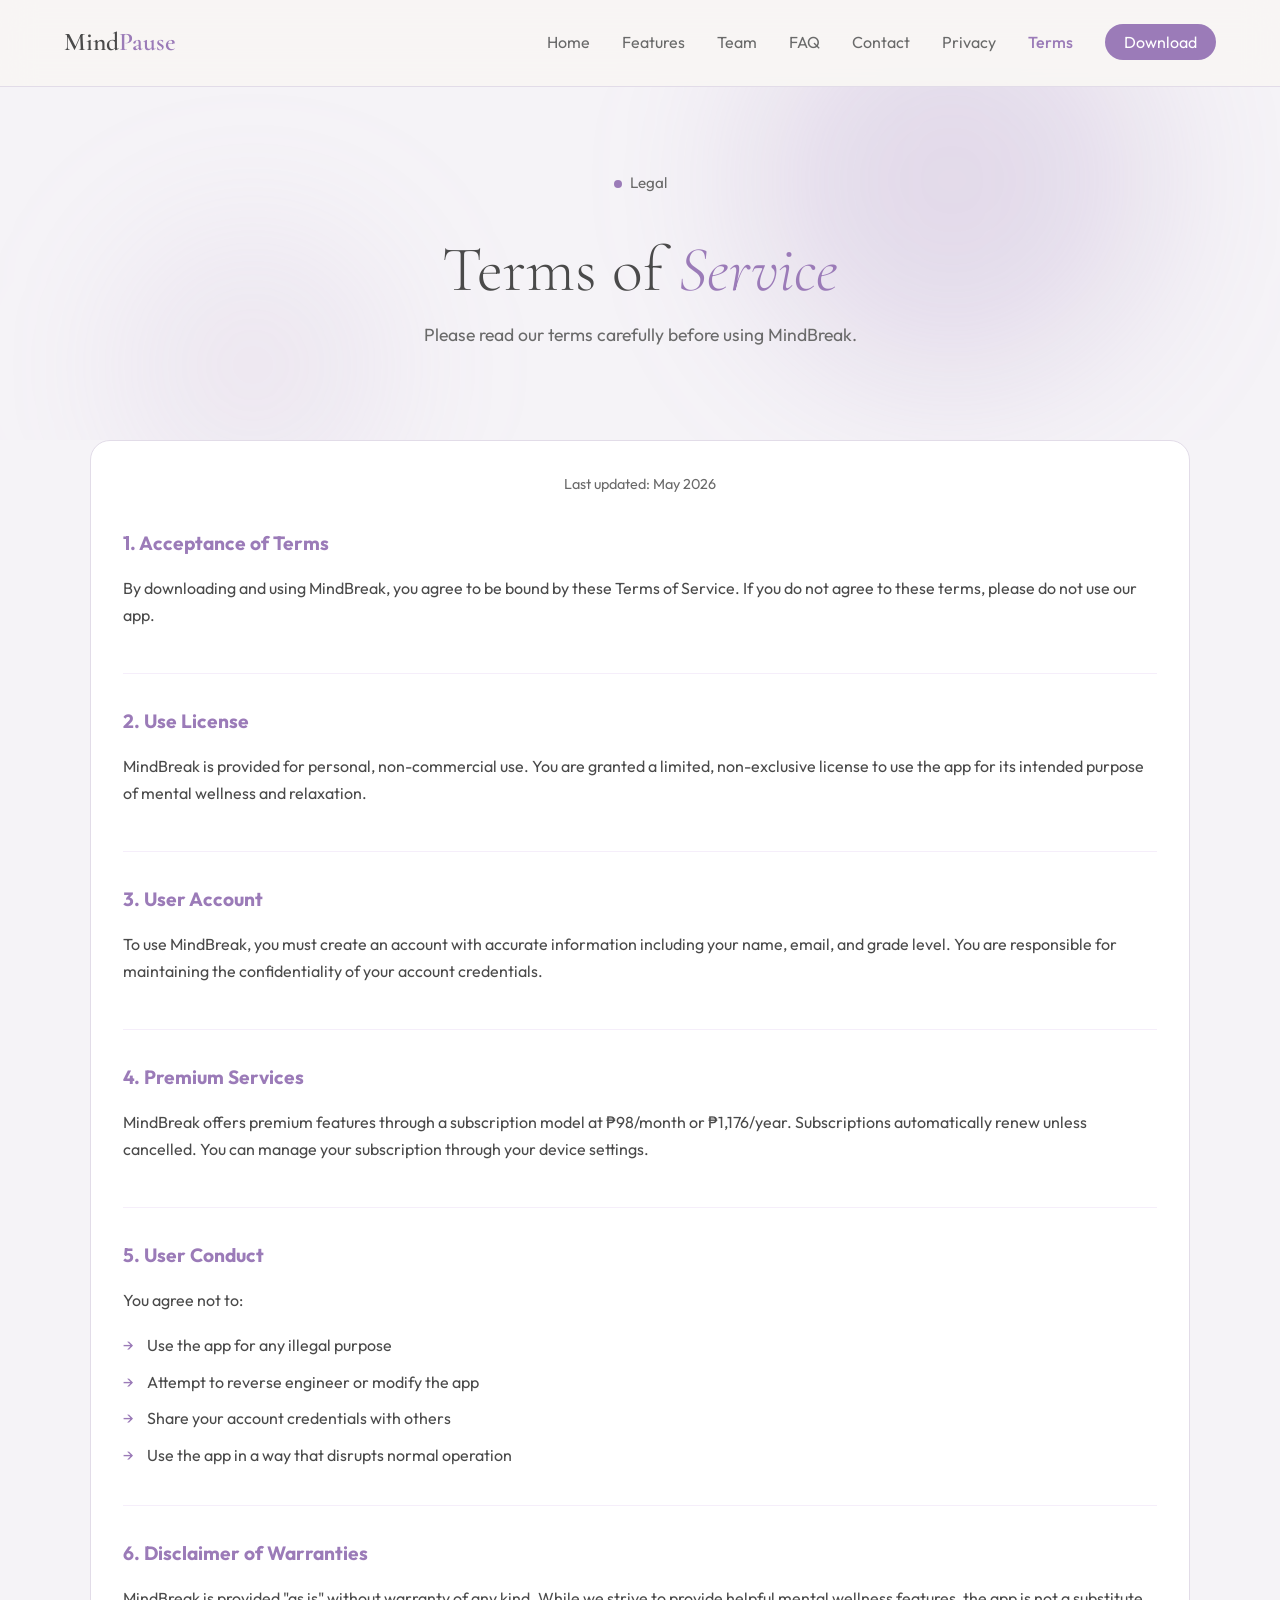
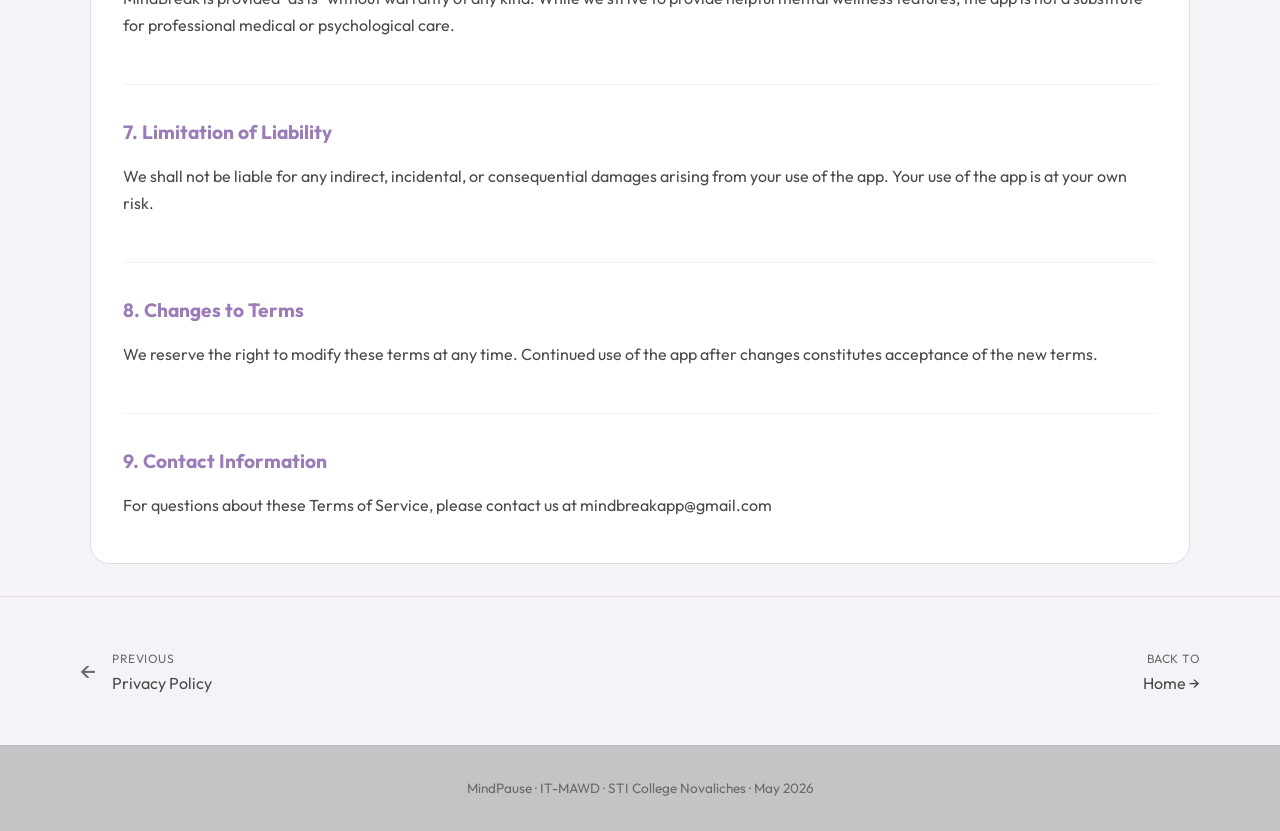
<file: terms.html>
<!DOCTYPE html>
<html lang="en">
<head>
  <meta charset="UTF-8">
  <meta name="viewport" content="width=device-width, initial-scale=1.0">
  <title>Terms of Service - MindPause</title>
  <link rel="preconnect" href="https://fonts.googleapis.com">
  <link href="https://fonts.googleapis.com/css2?family=Cormorant+Garamond:ital,wght@0,300;0,400;0,600;1,300;1,400&family=Outfit:wght@300;400;500;600&display=swap" rel="stylesheet">
  <link rel="stylesheet" href="style.css">
</head>
<body>

<nav>
  <a href="index.html" class="nav-logo">Mind<span>Pause</span></a>
  <button class="nav-mobile-toggle" id="navToggle"><span></span><span></span><span></span></button>
  <ul class="nav-links" id="navLinks">
    <li><a href="index.html">Home</a></li>
    <li><a href="index.html#features">Features</a></li>
    <li><a href="team.html">Team</a></li>
    <li><a href="faq.html">FAQ</a></li>
    <li><a href="contact.html">Contact</a></li>
    <li><a href="privacy.html">Privacy</a></li>
    <li><a href="terms.html" class="active">Terms</a></li>
    <li><a href="index.html#download" class="nav-cta">Download</a></li>
  </ul>
</nav>

<div class="page-content">

<section class="page-header">
  <div class="blob blob-1"></div>
  <div class="blob blob-2"></div>
  <div class="particles" id="particles2"></div>
  <div class="page-header-content">
    <div class="section-eyebrow"><span class="dot"></span>Legal</div>
    <h1>Terms of <em>Service</em></h1>
    <p class="page-header-desc">Please read our terms carefully before using MindBreak.</p>
  </div>
</section>

<section class="section-inner">
  <div class="legal-content">
    <p class="legal-updated">Last updated: May 2026</p>

    <div class="legal-section">
      <h2>1. Acceptance of Terms</h2>
      <p>By downloading and using MindBreak, you agree to be bound by these Terms of Service. If you do not agree to these terms, please do not use our app.</p>
    </div>

    <div class="legal-section">
      <h2>2. Use License</h2>
      <p>MindBreak is provided for personal, non-commercial use. You are granted a limited, non-exclusive license to use the app for its intended purpose of mental wellness and relaxation.</p>
    </div>

    <div class="legal-section">
      <h2>3. User Account</h2>
      <p>To use MindBreak, you must create an account with accurate information including your name, email, and grade level. You are responsible for maintaining the confidentiality of your account credentials.</p>
    </div>

    <div class="legal-section">
      <h2>4. Premium Services</h2>
      <p>MindBreak offers premium features through a subscription model at ₱98/month or ₱1,176/year. Subscriptions automatically renew unless cancelled. You can manage your subscription through your device settings.</p>
    </div>

    <div class="legal-section">
      <h2>5. User Conduct</h2>
      <p>You agree not to:</p>
      <ul>
        <li>Use the app for any illegal purpose</li>
        <li>Attempt to reverse engineer or modify the app</li>
        <li>Share your account credentials with others</li>
        <li>Use the app in a way that disrupts normal operation</li>
      </ul>
    </div>

    <div class="legal-section">
      <h2>6. Disclaimer of Warranties</h2>
      <p>MindBreak is provided "as is" without warranty of any kind. While we strive to provide helpful mental wellness features, the app is not a substitute for professional medical or psychological care.</p>
    </div>

    <div class="legal-section">
      <h2>7. Limitation of Liability</h2>
      <p>We shall not be liable for any indirect, incidental, or consequential damages arising from your use of the app. Your use of the app is at your own risk.</p>
    </div>

    <div class="legal-section">
      <h2>8. Changes to Terms</h2>
      <p>We reserve the right to modify these terms at any time. Continued use of the app after changes constitutes acceptance of the new terms.</p>
    </div>

    <div class="legal-section">
      <h2>9. Contact Information</h2>
      <p>For questions about these Terms of Service, please contact us at mindbreakapp@gmail.com</p>
    </div>
  </div>
</section>

<section class="page-nav-bottom">
  <a href="privacy.html" class="pnb-link pnb-prev"><span>←</span><div><small>Previous</small><div>Privacy Policy</div></div></a>
  <a href="index.html" class="pnb-link pnb-next"><div><small>Back to</small><div>Home →</div></div></a>
</section>

</div>

<footer class="site-footer">
  <p>MindPause · IT-MAWD · STI College Novaliches · May 2026</p>
</footer>

<script src="script.js"></script>
</body>
</html>
</file>
<file: style.css>
*, *::before, *::after {
  box-sizing: border-box;
  margin: 0;
  padding: 0;
}

:root {
  --deep: #f5f3f7;
  --mid: #ffffff;
  --teal: #ede6f4;
  --sage: #9b7bb8;
  --mist: #c4b0d9;
  --cream: #353535;
  --warm: #ebe5f3;
  --coral: #b794c8;
  --gold: #8b6fa8;
  --text-light: #4a4a4a;
  --text-muted: #6a6a6a;
  --border: #e2dce8;
}

body {
  font-family: 'Outfit', sans-serif;
  background: var(--deep);
  color: var(--cream);
  overflow-x: hidden;
  line-height: 1.6;
}

nav {
  position: fixed;
  top: 0;
  left: 0;
  right: 0;

  z-index: 100;

  display: flex;
  justify-content: space-between;
  align-items: center;

  padding: 1.4rem 5%;

  background: rgba(248, 246, 244, 0.92);
  backdrop-filter: blur(16px);

  border-bottom: 1px solid var(--border);
}

.nav-logo {
  font-family: 'Cormorant Garamond', serif;
  font-size: 1.6rem;
  font-weight: 600;
  text-decoration: none;
  color: var(--text-light);
}

.nav-logo span {
  color: var(--sage);
}

.nav-links {
  display: flex;
  gap: 2rem;
  list-style: none;
}

.nav-links a {
  text-decoration: none;
  color: var(--text-muted);
  transition: 0.3s;
}

.nav-links a:hover,
.nav-links a.active {
  color: var(--sage);
}

.nav-links a.active {
  font-weight: 500;
}

.nav-cta {
  background: var(--sage);
  padding: 0.5rem 1.2rem;
  border-radius: 50px;
  color: white !important;
}

.hero {
  min-height: 100vh;
  display: flex;
  align-items: center;

  position: relative;

  padding: 8rem 5% 4rem;

  overflow: hidden;
}

@media (max-width: 768px) {
  .hero {
    padding-top: 6rem;
  }

  .hero-bg {
    background:
      radial-gradient(
        ellipse 80% 50% at 60% 30%,
        rgba(91, 45, 142, 0.25) 0%,
        transparent 70%
      ),
      var(--deep);
  }
}

.hero-bg {
  position: absolute;
  inset: 0;

  background:
    radial-gradient(
      ellipse 70% 60% at 70% 40%,
      rgba(155, 123, 184, 0.15) 0%,
      transparent 70%
    ),
    var(--deep);
}

.hero-content {
  position: relative;
  z-index: 2;
  max-width: 620px;
}

.hero-eyebrow {
  display: inline-flex;
  align-items: center;
  gap: 0.5rem;
  background: var(--teal);
  padding: 0.5rem 1rem;
  border-radius: 50px;
  font-size: 0.85rem;
  color: var(--sage);
  margin-bottom: 1.5rem;
}

.hero-eyebrow .dot {
  width: 6px;
  height: 6px;
  background: var(--coral);
  border-radius: 50%;
}

.hero h1 {
  font-family: 'Cormorant Garamond', serif;

  font-size: clamp(3rem, 6vw, 5.5rem);

  font-weight: 300;
  line-height: 1.1;

  margin-bottom: 1rem;
  color: var(--text-light);
}

.hero h1 em {
  color: var(--sage);
}

.tagline {
  color: var(--text-muted);
  margin-bottom: 1.5rem;
  font-style: italic;
}

.hero-desc {
  line-height: 1.8;
  color: var(--text-light);
  margin-bottom: 2rem;
}

.download-group {
  display: flex;
  gap: 1rem;
}

.btn-primary,
.btn-secondary {
  text-decoration: none;
  padding: 0.9rem 1.8rem;
  border-radius: 50px;
  transition: 0.3s;
}

.btn-primary {
  background: var(--sage);
  color: white;
}

.btn-primary:hover {
  background: var(--gold);
}

.btn-secondary {
  border: 1px solid var(--sage);
  color: var(--sage);
}

.btn-secondary:hover {
  background: var(--teal);
  border-color: var(--sage);
  color: var(--sage);
}

.blob {
  position: absolute;
  border-radius: 50%;
  filter: blur(80px);
}

.blob-1 {
  width: 500px;
  height: 500px;

  background: rgba(155, 123, 184, 0.2);

  top: -100px;
  right: 10%;
}

.blob-2 {
  width: 300px;
  height: 300px;

  background: rgba(183, 148, 200, 0.12);

  bottom: 10%;
  left: 5%;
}

.blob-3 {
  width: 200px;
  height: 200px;

  background: rgba(196, 176, 217, 0.15);

  top: 40%;
  right: 30%;
}

.particle {
  position: absolute;

  width: 3px;
  height: 3px;

  border-radius: 50%;

  background: var(--mist);

  animation: float-up 8s ease-in-out infinite;
}

@keyframes float-up {
  0% {
    opacity: 0;
    transform: translateY(0);
  }

  50% {
    opacity: 0.6;
  }

  100% {
    opacity: 0;
    transform: translateY(-200px);
  }
}

/* HELP & SUPPORT */
.support {
  padding: 6rem 5%;
  background: var(--deep);
  position: relative;
}

.section-inner {
  max-width: 1100px;
  margin: 0 auto;
}

.section-eyebrow {
  text-align: center;
  color: var(--text-muted);
  margin-bottom: 2.5rem;
  font-size: 0.95rem;
}

.dot {
  display: inline-block;
  width: 8px;
  height: 8px;
  background: var(--sage);
  border-radius: 50%;
  margin-right: 0.5rem;
}

.section-title {
  font-family: 'Cormorant Garamond', serif;
  font-size: clamp(2rem, 4vw, 3rem);
  font-weight: 400;
  text-align: center;
  margin-bottom: 1rem;
}

/* Features Section */
.section-features {
  padding: 6rem 5%;
  background: linear-gradient(180deg, var(--deep) 0%, rgba(45, 27, 78, 0.5) 100%);
}

.features-grid {
  display: grid;
  grid-template-columns: repeat(auto-fit, minmax(280px, 1fr));
  gap: 1.5rem;
  margin-bottom: 3rem;
}

.feature-card {
  background: var(--mid);
  border-radius: 20px;
  padding: 2rem;
  border: 1px solid var(--border);
  transition: 0.3s;
  box-shadow: 0 2px 8px rgba(0,0,0,0.04);
}

.feature-card:hover {
  border-color: var(--sage);
  transform: translateY(-5px);
  box-shadow: 0 8px 24px rgba(155, 123, 184, 0.15);
}

.feature-icon {
  width: 60px;
  height: 60px;
  background: var(--teal);
  border-radius: 16px;
  display: flex;
  align-items: center;
  justify-content: center;
  margin-bottom: 1rem;
  color: var(--sage);
}

.feature-card h3 {
  font-size: 1.25rem;
  margin-bottom: 0.75rem;
  font-weight: 600;
  color: var(--cream);
}

.feature-card p {
  color: var(--text-light);
  line-height: 1.6;
  font-size: 0.95rem;
}

.feature-highlights {
  display: grid;
  grid-template-columns: repeat(auto-fit, minmax(250px, 1fr));
  gap: 1.5rem;
  margin-top: 3rem;
}

.fh-card {
  background: var(--mid);
  border-radius: 16px;
  padding: 1.5rem;
  border: 1px solid var(--border);
}

.fh-card h4 {
  font-size: 1.1rem;
  margin-bottom: 0.5rem;
  color: var(--sage);
}

.fh-card p {
  color: var(--text-light);
  font-size: 0.9rem;
  line-height: 1.6;
}

/* Mission & Vision Section */
.section-mv {
  padding: 6rem 5%;
  background: var(--deep);
}

.vm-grid {
  display: grid;
  grid-template-columns: repeat(auto-fit, minmax(280px, 1fr));
  gap: 1.5rem;
}

.vm-card {
  background: var(--mid);
  border-radius: 20px;
  padding: 2rem;
  border: 1px solid var(--border);
  transition: 0.3s;
  box-shadow: 0 2px 8px rgba(0,0,0,0.04);
}

.vm-card:hover {
  border-color: var(--sage);
  box-shadow: 0 8px 24px rgba(155, 123, 184, 0.15);
}

.vm-icon {
  width: 50px;
  height: 50px;
  background: var(--teal);
  border-radius: 12px;
  display: flex;
  align-items: center;
  justify-content: center;
  color: var(--sage);
  margin-bottom: 1.25rem;
}

.vm-card h3 {
  font-size: 1.3rem;
  margin-bottom: 1rem;
}

.vm-card p {
  color: var(--text-light);
  line-height: 1.7;
}

.values-section {
  margin-top: 3rem;
  text-align: center;
}

.values-section h3 {
  font-size: 1.2rem;
  margin-bottom: 1.5rem;
  color: var(--sage);
}

.values-list {
  display: flex;
  justify-content: center;
  flex-wrap: wrap;
  gap: 1rem;
}

.value-item {
  background: var(--mid);
  padding: 0.75rem 1.5rem;
  border-radius: 50px;
  border: 1px solid var(--border);
  font-size: 0.95rem;
  display: flex;
  align-items: center;
  gap: 0.5rem;
  color: var(--cream);
}

.value-item svg {
  color: var(--sage);
}

/* Download Section */
.section-download {
  padding: 6rem 5%;
  background: var(--warm);
  text-align: center;
}

.section-desc {
  color: var(--text-muted);
  margin-bottom: 2rem;
  font-size: 1.05rem;
}

.download-options {
  display: flex;
  flex-direction: column;
  align-items: center;
  gap: 1rem;
}

.download-btn {
  display: inline-flex;
  align-items: center;
  gap: 0.75rem;
  background: var(--sage);
  color: white;
  padding: 1rem 2rem;
  border-radius: 50px;
  text-decoration: none;
  font-weight: 600;
  font-size: 1.05rem;
  transition: 0.3s;
}

.download-btn:hover {
  background: var(--gold);
  transform: scale(1.02);
}

.download-free {
  color: var(--text-muted);
  font-size: 0.9rem;
}

.support-grid {
  display: flex;
  flex-direction: column;
  gap: 0.75rem;
}

.support-card {
  display: flex;
  align-items: center;
  gap: 1rem;
  padding: 1.2rem 1.5rem;
  background: var(--mid);
  border-radius: 12px;
  text-decoration: none;
  color: var(--cream);
  transition: background 0.3s, transform 0.2s;
  border: 1px solid var(--border);
}

.support-card:hover {
  background: var(--teal);
  transform: translateX(4px);
}

.support-icon {
  width: 40px;
  height: 40px;
  display: flex;
  align-items: center;
  justify-content: center;
  background: var(--teal);
  border-radius: 10px;
  flex-shrink: 0;
  color: var(--sage);
}

.support-label {
  flex: 1;
  font-size: 1rem;
  font-weight: 500;
}

.support-arrow {
  font-size: 1.5rem;
  color: var(--text-muted);
  transition: transform 0.2s;
}

.support-card:hover .support-arrow {
  transform: translateX(4px);
  color: var(--cream);
}

.app-version {
  text-align: center;
  margin-top: 4rem;
  color: var(--text-muted);
  font-size: 0.85rem;
  line-height: 1.6;
}

/* MODALS */
.modal-overlay {
  display: none;
  position: fixed;
  inset: 0;
  background: rgba(0, 0, 0, 0.6);
  backdrop-filter: blur(4px);
  z-index: 200;
  padding: 1rem;
}

.modal-overlay.active {
  display: flex;
  align-items: center;
  justify-content: center;
}

.modal {
  display: none;
  position: relative;
  background: var(--mid);
  border-radius: 16px;
  padding: 1.5rem;
  width: 100%;
  max-height: 90vh;
  overflow-y: auto;
  z-index: 201;
  opacity: 0;
  transform: scale(0.95);
  transition: opacity 0.3s, transform 0.3s;
  border: 1px solid var(--border);
}

.modal.active {
  display: block;
  opacity: 1;
  transform: scale(1);
}

.modal-header {
  display: flex;
  justify-content: space-between;
  align-items: center;
  margin-bottom: 1.5rem;
}

.modal-header h3 {
  font-size: 1.2rem;
  font-weight: 600;
}

.modal-close {
  background: none;
  border: none;
  color: var(--text-muted);
  font-size: 1.5rem;
  cursor: pointer;
  transition: color 0.2s;
  padding: 0.25rem;
  line-height: 1;
}

.modal-close:hover {
  color: var(--cream);
}

.modal-body p {
  color: var(--text-light);
  line-height: 1.7;
  margin-bottom: 1.5rem;
}

.faq-item {
  margin-bottom: 1.5rem;
}

.faq-q {
  font-weight: 600;
  color: var(--cream);
  margin-bottom: 0.4rem;
}

.faq-a {
  color: var(--text-light);
  line-height: 1.6;
}

.contact-form {
  display: flex;
  flex-direction: column;
  gap: 0.8rem;
}

.contact-form input,
.contact-form textarea {
  width: 100%;
  padding: 0.9rem 1.2rem;
  background: rgba(0, 0, 0, 0.2);
  border: 1px solid rgba(155, 89, 208, 0.2);
  border-radius: 10px;
  color: var(--cream);
  font-family: 'Outfit', sans-serif;
  font-size: 0.95rem;
  transition: border-color 0.3s;
}

.contact-form input:focus,
.contact-form textarea:focus {
  outline: none;
  border-color: var(--sage);
}

.contact-form input::placeholder,
.contact-form textarea::placeholder {
  color: var(--text-muted);
}

.contact-form textarea {
  resize: vertical;
  min-height: 100px;
}

.contact-form .btn-primary {
  border: none;
  cursor: pointer;
  font-family: 'Outfit', sans-serif;
  font-size: 1rem;
  text-align: center;
  width: 100%;
  margin-top: 0.5rem;
}

/* Mobile Navigation */
.nav-mobile-toggle {
  display: none;
  flex-direction: column;
  gap: 5px;
  background: none;
  border: none;
  cursor: pointer;
  padding: 5px;
  z-index: 101;
}

.nav-mobile-toggle span {
  width: 24px;
  height: 2px;
  background: var(--text-light);
  transition: 0.3s;
}

.nav-mobile-toggle.active span:nth-child(1) {
  transform: rotate(45deg) translate(5px, 5px);
}

.nav-mobile-toggle.active span:nth-child(2) {
  opacity: 0;
}

.nav-mobile-toggle.active span:nth-child(3) {
  transform: rotate(-45deg) translate(5px, -5px);
}

@media (max-width: 768px) {
  .nav-mobile-toggle {
    display: flex;
  }

  .nav-links {
    position: fixed;
    top: 0;
    right: -100%;
    width: 280px;
    height: 100vh;
    background: var(--mid);
    flex-direction: column;
    padding: 5rem 2rem 2rem;
    gap: 1rem;
    border-left: 1px solid rgba(155, 89, 208, 0.2);
    transition: right 0.3s ease;
  }

  .nav-links.active {
    right: 0;
  }

  .nav-links li {
    border-bottom: 1px solid rgba(155, 89, 208, 0.1);
    padding-bottom: 1rem;
  }

  .nav-links .nav-cta {
    margin-top: 1rem;
    text-align: center;
  }
}

/* Page Content */
.page-content {
  min-height: 100vh;
  padding-top: 80px;
}

.page-header {
  position: relative;
  padding: 4rem 5%;
  text-align: center;
  min-height: 40vh;
  display: flex;
  align-items: center;
  justify-content: center;
  overflow: hidden;
}

.page-header .blob {
  position: absolute;
  border-radius: 50%;
  filter: blur(80px);
}

.page-header .blob-1 {
  width: 400px;
  height: 400px;
  background: rgba(155, 123, 184, 0.2);
  top: -100px;
  right: 10%;
}

.page-header .blob-2 {
  width: 250px;
  height: 250px;
  background: rgba(183, 148, 200, 0.15);
  bottom: -50px;
  left: 10%;
}

.page-header .particles {
  position: absolute;
  inset: 0;
  pointer-events: none;
}

.page-header-content {
  position: relative;
  z-index: 2;
  max-width: 600px;
}

.page-header h1 {
  font-family: 'Cormorant Garamond', serif;
  font-size: clamp(2.5rem, 5vw, 4rem);
  font-weight: 300;
  line-height: 1.1;
  margin-bottom: 1rem;
  color: var(--text-light);
}

.page-header h1 em {
  color: var(--sage);
}

.page-header-desc {
  color: var(--text-muted);
  font-size: 1.1rem;
  line-height: 1.6;
}

.page-nav-bottom {
  display: flex;
  justify-content: space-between;
  padding: 2rem 5%;
  margin-top: 2rem;
  border-top: 1px solid rgba(155, 89, 208, 0.15);
}

.pnb-link {
  display: flex;
  align-items: center;
  gap: 1rem;
  text-decoration: none;
  color: var(--text-muted);
  transition: 0.3s;
  padding: 1rem;
  border-radius: 12px;
}

.pnb-link:hover {
  background: rgba(155, 89, 208, 0.1);
  color: var(--cream);
}

.pnb-link span {
  font-size: 1.5rem;
}

.pnb-link div small {
  font-size: 0.75rem;
  text-transform: uppercase;
  letter-spacing: 0.5px;
}

.pnb-link div div {
  font-size: 1rem;
  color: var(--text-light);
}

.pnb-link:hover div div {
  color: var(--cream);
}

.pnb-next {
  text-align: right;
}

/* Team Page */
.managers-grid {
  display: grid;
  grid-template-columns: repeat(auto-fit, minmax(280px, 1fr));
  gap: 1rem;
  margin-top: 2rem;
}

.manager-card {
  display: flex;
  align-items: center;
  gap: 1rem;
  padding: 1.2rem;
  background: var(--mid);
  border-radius: 16px;
  transition: 0.3s;
  border: 1px solid var(--border);
}

.manager-card:hover {
  border-color: var(--sage);
  transform: translateY(-2px);
  box-shadow: 0 4px 16px rgba(155, 123, 184, 0.12);
}

.manager-card.manager-head {
  background: var(--teal);
  border-color: var(--sage);
}

.manager-avatar {
  width: 56px;
  height: 56px;
  border-radius: 50%;
  background: var(--sage);
  display: flex;
  align-items: center;
  justify-content: center;
  font-weight: 600;
  font-size: 1.1rem;
  flex-shrink: 0;
  color: white;
}

.manager-info {
  flex: 1;
}

.manager-name {
  font-weight: 600;
  font-size: 1.05rem;
  margin-bottom: 0.2rem;
}

.manager-role {
  color: var(--text-muted);
  font-size: 0.9rem;
}

.specialists-grid {
  display: grid;
  grid-template-columns: repeat(auto-fit, minmax(200px, 1fr));
  gap: 1rem;
  margin-top: 2rem;
}

.spec-card {
  display: flex;
  align-items: center;
  gap: 1rem;
  padding: 1rem;
  background: var(--mid);
  border-radius: 12px;
  transition: 0.3s;
  border: 1px solid var(--border);
}

.spec-card:hover {
  border-color: var(--sage);
  transform: translateY(-2px);
  box-shadow: 0 4px 16px rgba(155, 123, 184, 0.12);
}

.spec-avatar {
  width: 44px;
  height: 44px;
  border-radius: 50%;
  background: var(--mist);
  display: flex;
  align-items: center;
  justify-content: center;
  font-weight: 500;
  font-size: 0.9rem;
  flex-shrink: 0;
  color: var(--cream);
}

.spec-name {
  font-weight: 500;
  font-size: 0.95rem;
}

.spec-role {
  color: var(--text-muted);
  font-size: 0.8rem;
}

/* FAQ Page */
.faq-list {
  display: flex;
  flex-direction: column;
  gap: 1rem;
}

.faq-item {
  background: var(--mid);
  border-radius: 16px;
  padding: 1.5rem;
  border: 1px solid var(--border);
  transition: 0.3s;
}

.faq-item:hover {
  border-color: var(--sage);
  box-shadow: 0 4px 16px rgba(155, 123, 184, 0.1);
}

.faq-q {
  font-weight: 600;
  font-size: 1.05rem;
  margin-bottom: 0.75rem;
  color: var(--cream);
}

.faq-a {
  color: var(--text-light);
  line-height: 1.7;
}

/* Contact Page */
.contact-page-grid {
  display: grid;
  grid-template-columns: repeat(auto-fit, minmax(200px, 1fr));
  gap: 1.5rem;
  margin-bottom: 3rem;
}

.contact-card {
  background: var(--mid);
  border-radius: 16px;
  padding: 1.5rem;
  text-align: center;
  border: 1px solid var(--border);
  transition: 0.3s;
}

.contact-card:hover {
  border-color: var(--sage);
  transform: translateY(-3px);
  box-shadow: 0 8px 24px rgba(155, 123, 184, 0.12);
}

.contact-icon {
  width: 56px;
  height: 56px;
  background: var(--teal);
  border-radius: 50%;
  display: flex;
  align-items: center;
  justify-content: center;
  margin: 0 auto 1rem;
  color: var(--sage);
}

.contact-card h3 {
  font-size: 1.1rem;
  margin-bottom: 0.5rem;
}

.contact-card p {
  color: var(--sage);
  font-weight: 500;
}

.contact-desc {
  color: var(--text-muted) !important;
  font-size: 0.85rem;
  font-weight: 400 !important;
  margin-top: 0.5rem;
}

.contact-form-section {
  background: var(--mid);
  border-radius: 20px;
  padding: 2rem;
  border: 1px solid var(--border);
}

.contact-form-section .section-title {
  text-align: center;
  margin-bottom: 1.5rem;
}

.contact-form select {
  width: 100%;
  padding: 0.9rem 1.2rem;
  background: rgba(0, 0, 0, 0.2);
  border: 1px solid rgba(155, 89, 208, 0.2);
  border-radius: 10px;
  color: var(--cream);
  font-family: 'Outfit', sans-serif;
  font-size: 0.95rem;
  transition: border-color 0.3s;
  cursor: pointer;
}

.contact-form select:focus {
  outline: none;
  border-color: var(--sage);
}

.contact-form select option {
  background: var(--mid);
  color: var(--cream);
}

/* Privacy & Terms Pages */
.legal-content {
  background: var(--mid);
  border-radius: 20px;
  padding: 2rem;
  border: 1px solid var(--border);
}

.legal-updated {
  text-align: center;
  color: var(--text-muted);
  margin-bottom: 2rem;
  font-size: 0.9rem;
}

.legal-section {
  margin-bottom: 2rem;
  padding-bottom: 2rem;
  border-bottom: 1px solid rgba(155, 89, 208, 0.1);
}

.legal-section:last-child {
  margin-bottom: 0;
  padding-bottom: 0;
  border-bottom: none;
}

.legal-section h2 {
  font-size: 1.2rem;
  margin-bottom: 1rem;
  color: var(--sage);
}

.legal-section p {
  color: var(--text-light);
  line-height: 1.7;
  margin-bottom: 0.75rem;
}

.legal-section ul {
  list-style: none;
  margin-top: 0.75rem;
}

.legal-section li {
  color: var(--text-light);
  padding: 0.4rem 0;
  padding-left: 1.5rem;
  position: relative;
  line-height: 1.5;
}

.legal-section li::before {
  content: "→";
  position: absolute;
  left: 0;
  color: var(--sage);
}

.legal-section li strong {
  color: var(--cream);
}

/* Section Eyebrow */
.section-eyebrow .dot {
  vertical-align: middle;
}

/* Features Section */
.section-features {
  padding: 6rem 5%;
  background: var(--warm);
}

/* Footer */
.site-footer {
  padding: 2rem 5%;
  text-align: center;
  background: rgba(0, 0, 0, 0.2);
  border-top: 1px solid rgba(155, 89, 208, 0.1);
}

.site-footer p {
  color: var(--text-muted);
  font-size: 0.85rem;
}

.footer-links {
  display: flex;
  justify-content: center;
  gap: 1.5rem;
  margin: 1.5rem 0;
  flex-wrap: wrap;
}

.footer-links a {
  color: var(--text-muted);
  text-decoration: none;
  font-size: 0.9rem;
  transition: color 0.3s;
}

.footer-links a:hover {
  color: var(--sage);
}

.footer-brand {
  font-family: 'Cormorant Garamond', serif;
  font-size: 1.8rem;
  font-weight: 600;
  color: var(--text-light);
}

.footer-brand span {
  color: var(--sage);
}

.footer-tagline {
  color: var(--text-muted);
  font-style: italic;
  margin: 0.5rem 0 0;
}

.footer-copy {
  color: var(--text-muted);
  font-size: 0.8rem;
  margin-top: 1rem;
}

.footer-content {
  display: flex;
  flex-direction: column;
  align-items: center;
}

@media (max-width: 768px) {
  .footer-links {
    gap: 1rem;
  }

  .footer-links a {
    font-size: 0.8rem;
  }

  .footer-brand {
    font-size: 1.5rem;
  }
}

/* ========================================
   COMPREHENSIVE MOBILE RESPONSIVE STYLES
   ======================================== */

/* Tablet and below */
@media (max-width: 768px) {
  nav {
    padding: 1rem 4%;
  }

  .nav-logo {
    font-size: 1.4rem;
  }

  .hero {
    padding: 7rem 4% 3rem;
    min-height: auto;
    min-height: 100vh;
  }

  .hero h1 {
    font-size: clamp(2.2rem, 8vw, 3.5rem);
  }

  .hero-content {
    max-width: 100%;
  }

  .hero-desc {
    font-size: 1rem;
  }

  .download-group {
    flex-direction: column;
  }

  .btn-primary,
  .btn-secondary {
    width: 100%;
    text-align: center;
  }

  .blob {
    opacity: 0.6;
  }

  .blob-1 {
    width: 300px;
    height: 300px;
    top: -50px;
    right: -50px;
  }

  .blob-2 {
    width: 200px;
    height: 200px;
    left: -50px;
  }

  .blob-3 {
    display: none;
  }

  .section-features,
  .section-mv,
  .section-download {
    padding: 4rem 4%;
  }

  .section-title {
    font-size: 1.8rem;
  }

  .features-grid {
    grid-template-columns: 1fr;
    gap: 1rem;
  }

  .feature-card {
    padding: 1.5rem;
  }

  .feature-icon {
    font-size: 2rem;
  }

  .feature-card h3 {
    font-size: 1.1rem;
  }

  .feature-highlights {
    grid-template-columns: 1fr;
    gap: 1rem;
    margin-top: 2rem;
  }

  .vm-grid {
    grid-template-columns: 1fr;
    gap: 1rem;
  }

  .vm-card {
    padding: 1.5rem;
  }

  .values-list {
    gap: 0.75rem;
  }

  .value-item {
    padding: 0.6rem 1rem;
    font-size: 0.85rem;
  }

  .download-btn {
    padding: 0.9rem 1.5rem;
    font-size: 1rem;
  }

  .page-header {
    padding: 3rem 4%;
    min-height: 35vh;
  }

  .page-header h1 {
    font-size: clamp(2rem, 7vw, 2.8rem);
  }

  .page-header-content {
    max-width: 100%;
  }

  .managers-grid,
  .specialists-grid,
  .contact-page-grid {
    grid-template-columns: 1fr;
  }

  .manager-card,
  .spec-card,
  .contact-card {
    padding: 1rem;
  }

  .manager-avatar {
    width: 48px;
    height: 48px;
    font-size: 1rem;
  }

  .spec-avatar {
    width: 40px;
    height: 40px;
    font-size: 0.85rem;
  }

  .faq-item {
    padding: 1.25rem;
  }

  .faq-q {
    font-size: 1rem;
  }

  .legal-content {
    padding: 1.5rem;
  }

  .legal-section h2 {
    font-size: 1.1rem;
  }

  .contact-form-section {
    padding: 1.5rem;
  }

  .contact-form input,
  .contact-form textarea,
  .contact-form select {
    font-size: 1rem;
  }

  .page-nav-bottom {
    flex-direction: column;
    gap: 1rem;
    padding: 1.5rem 4%;
  }

  .pnb-link {
    flex-direction: row;
    text-align: left;
  }

  .pnb-next {
    text-align: left;
  }

  .footer-links {
    flex-wrap: wrap;
    justify-content: center;
    gap: 0.75rem;
  }

  .site-footer {
    padding: 1.5rem 4%;
  }

  .site-footer p {
    font-size: 0.8rem;
  }
}

/* Small mobile */
@media (max-width: 480px) {
  nav {
    padding: 0.9rem 4%;
  }

  .nav-logo {
    font-size: 1.25rem;
  }

  .hero {
    padding: 6rem 4% 2.5rem;
  }

  .hero h1 {
    font-size: clamp(1.9rem, 9vw, 2.8rem);
    line-height: 1.15;
  }

  .hero-eyebrow {
    font-size: 0.75rem;
    padding: 0.4rem 0.8rem;
  }

  .tagline {
    font-size: 0.95rem;
  }

  .hero-desc {
    font-size: 0.9rem;
    line-height: 1.7;
  }

  .btn-primary,
  .btn-secondary {
    padding: 0.8rem 1.4rem;
    font-size: 0.95rem;
  }

  .section-eyebrow {
    font-size: 0.85rem;
    margin-bottom: 2rem;
  }

  .section-title {
    font-size: 1.6rem;
  }

  .feature-card h3 {
    font-size: 1rem;
  }

  .feature-card p {
    font-size: 0.85rem;
  }

  .fh-card {
    padding: 1.25rem;
  }

  .fh-card h4 {
    font-size: 1rem;
  }

  .fh-card p {
    font-size: 0.85rem;
  }

  .vm-card h3 {
    font-size: 1.1rem;
  }

  .vm-card p {
    font-size: 0.9rem;
  }

  .value-item {
    font-size: 0.8rem;
    padding: 0.5rem 0.9rem;
  }

  .page-header h1 {
    font-size: clamp(1.7rem, 8vw, 2.2rem);
  }

  .page-header-desc {
    font-size: 0.95rem;
  }

  .manager-name {
    font-size: 0.95rem;
  }

  .manager-role {
    font-size: 0.8rem;
  }

  .spec-name {
    font-size: 0.9rem;
  }

  .spec-role {
    font-size: 0.75rem;
  }

  .faq-q {
    font-size: 0.95rem;
  }

  .faq-a {
    font-size: 0.85rem;
  }

  .legal-section h2 {
    font-size: 1rem;
  }

  .legal-section p,
  .legal-section li {
    font-size: 0.85rem;
  }

  .contact-card h3 {
    font-size: 1rem;
  }

  .contact-form-section .section-title {
    font-size: 1.4rem;
  }
}

/* Extra small */
@media (max-width: 360px) {
  .hero h1 {
    font-size: 1.7rem;
  }

  .page-header h1 {
    font-size: 1.5rem;
  }

  .btn-primary,
  .btn-secondary {
    padding: 0.75rem 1.2rem;
    font-size: 0.9rem;
  }

  .values-list {
    gap: 0.5rem;
  }

  .value-item {
    font-size: 0.75rem;
    padding: 0.45rem 0.8rem;
  }
}
</file>
